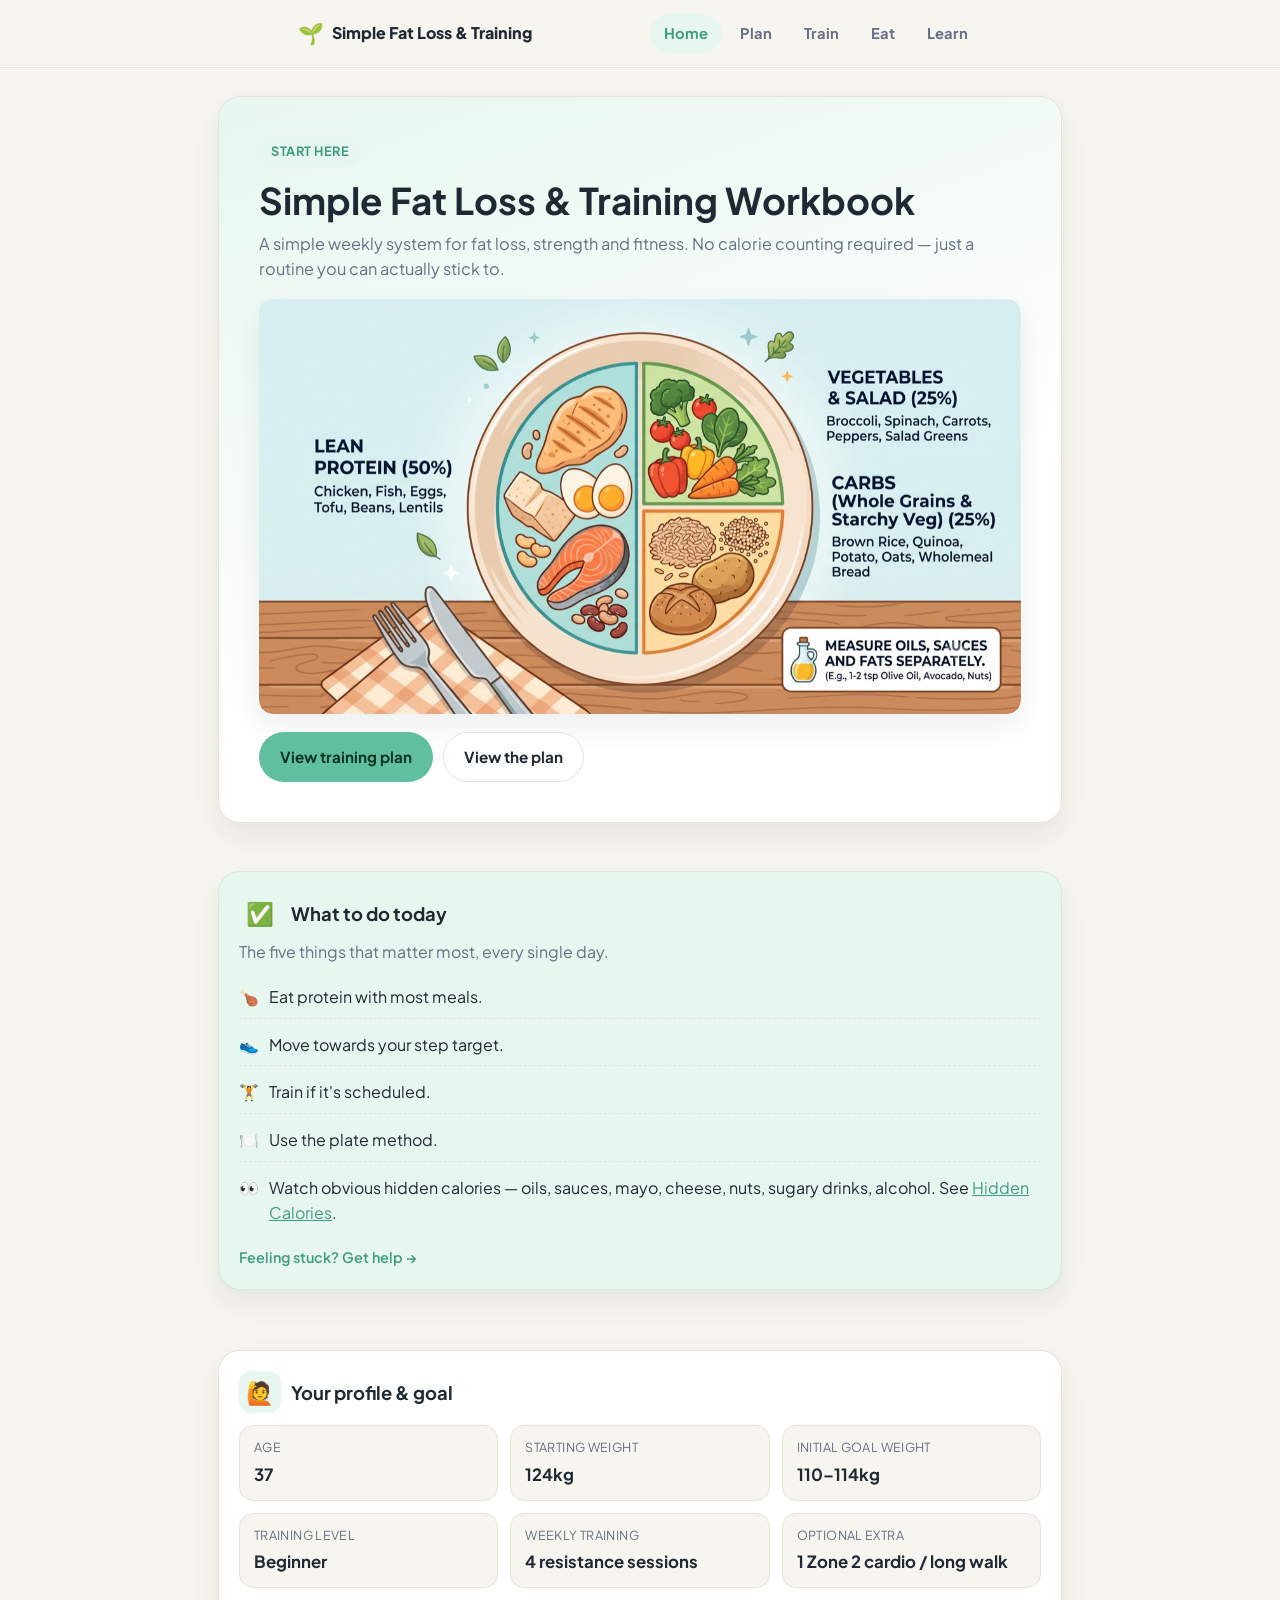
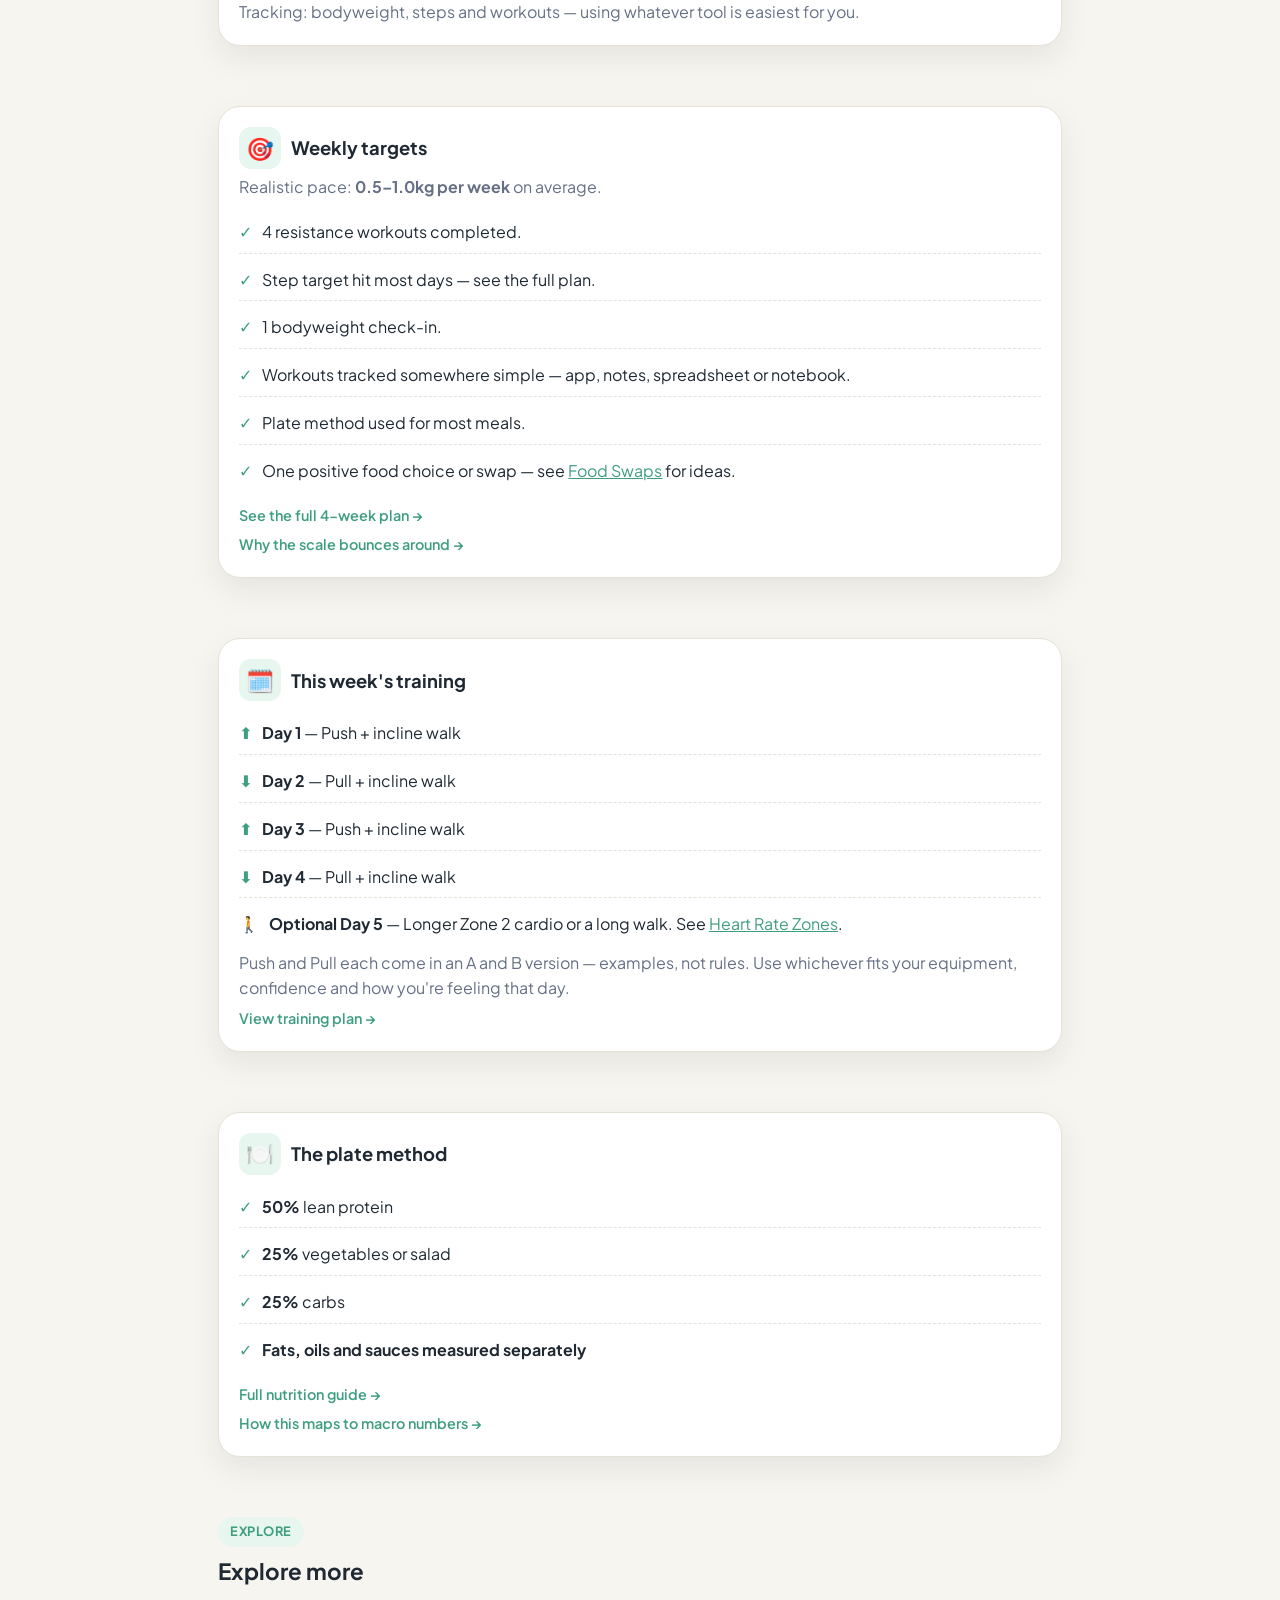
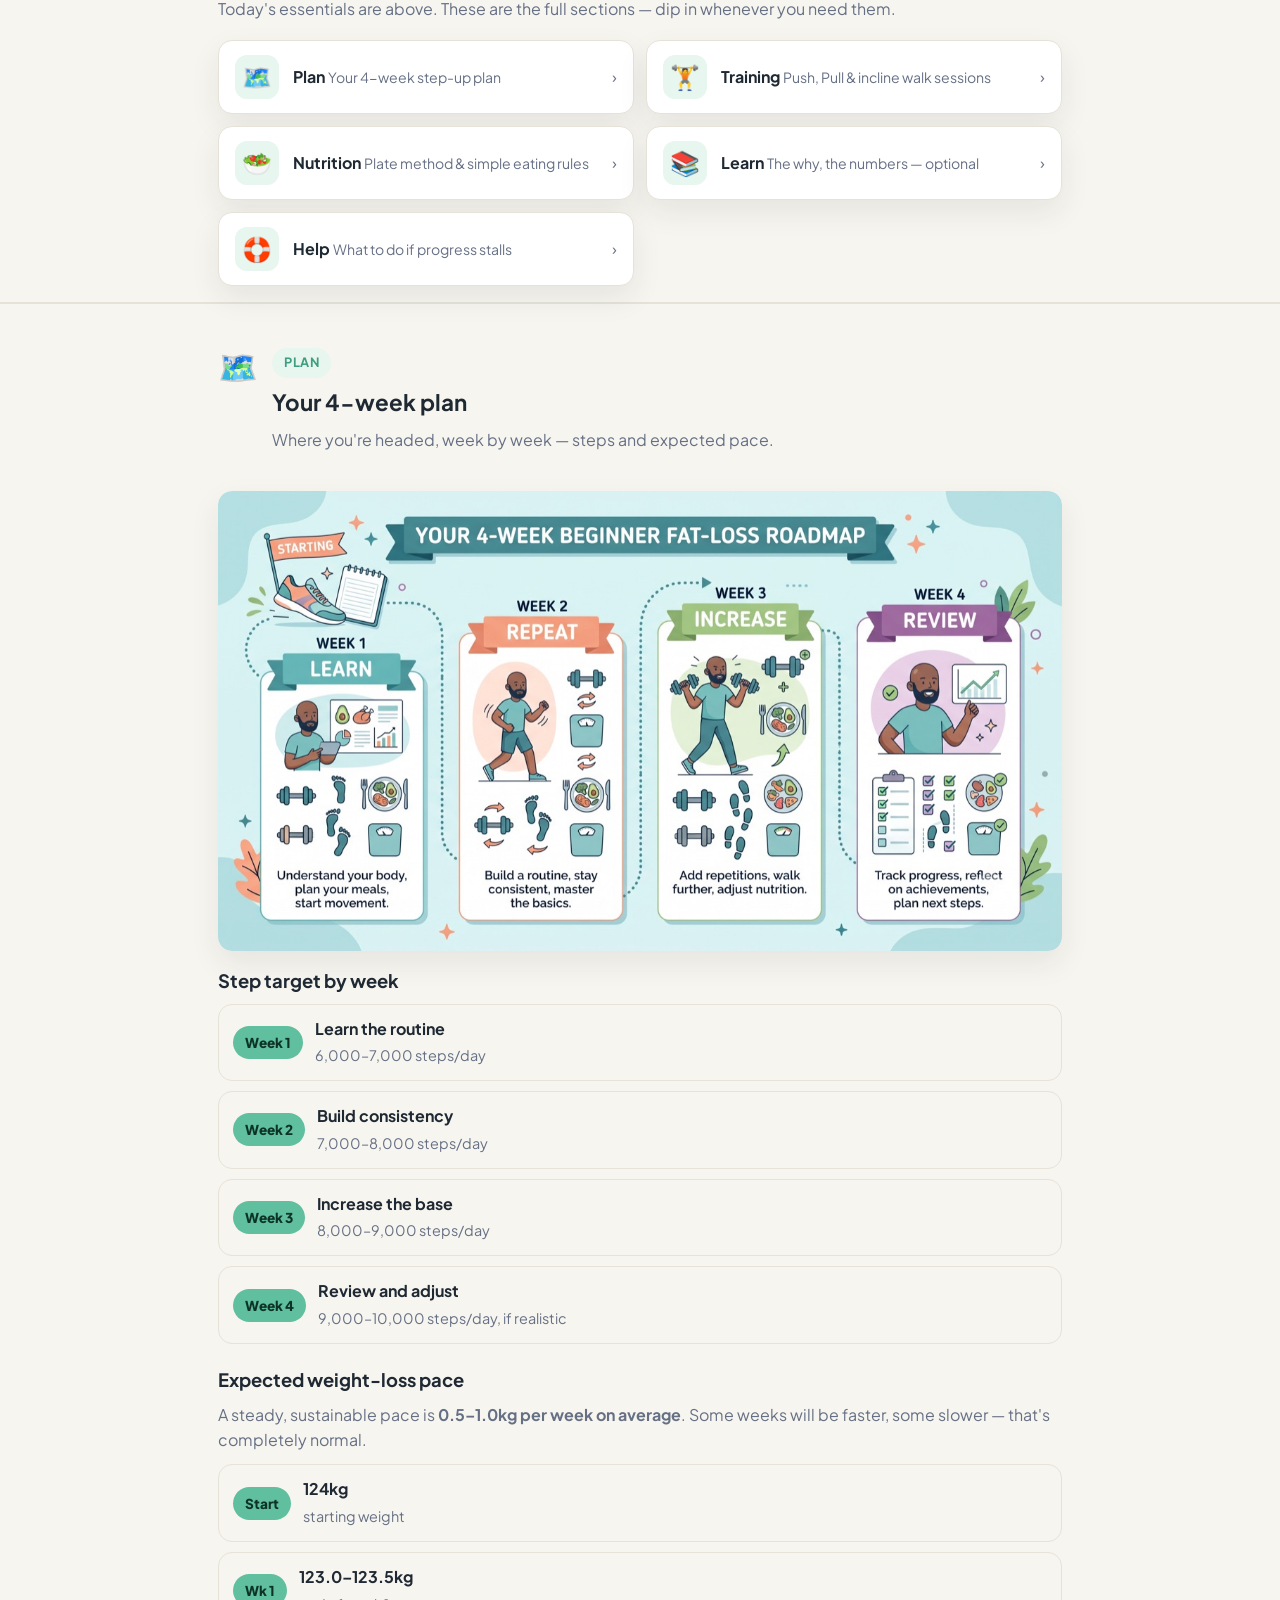
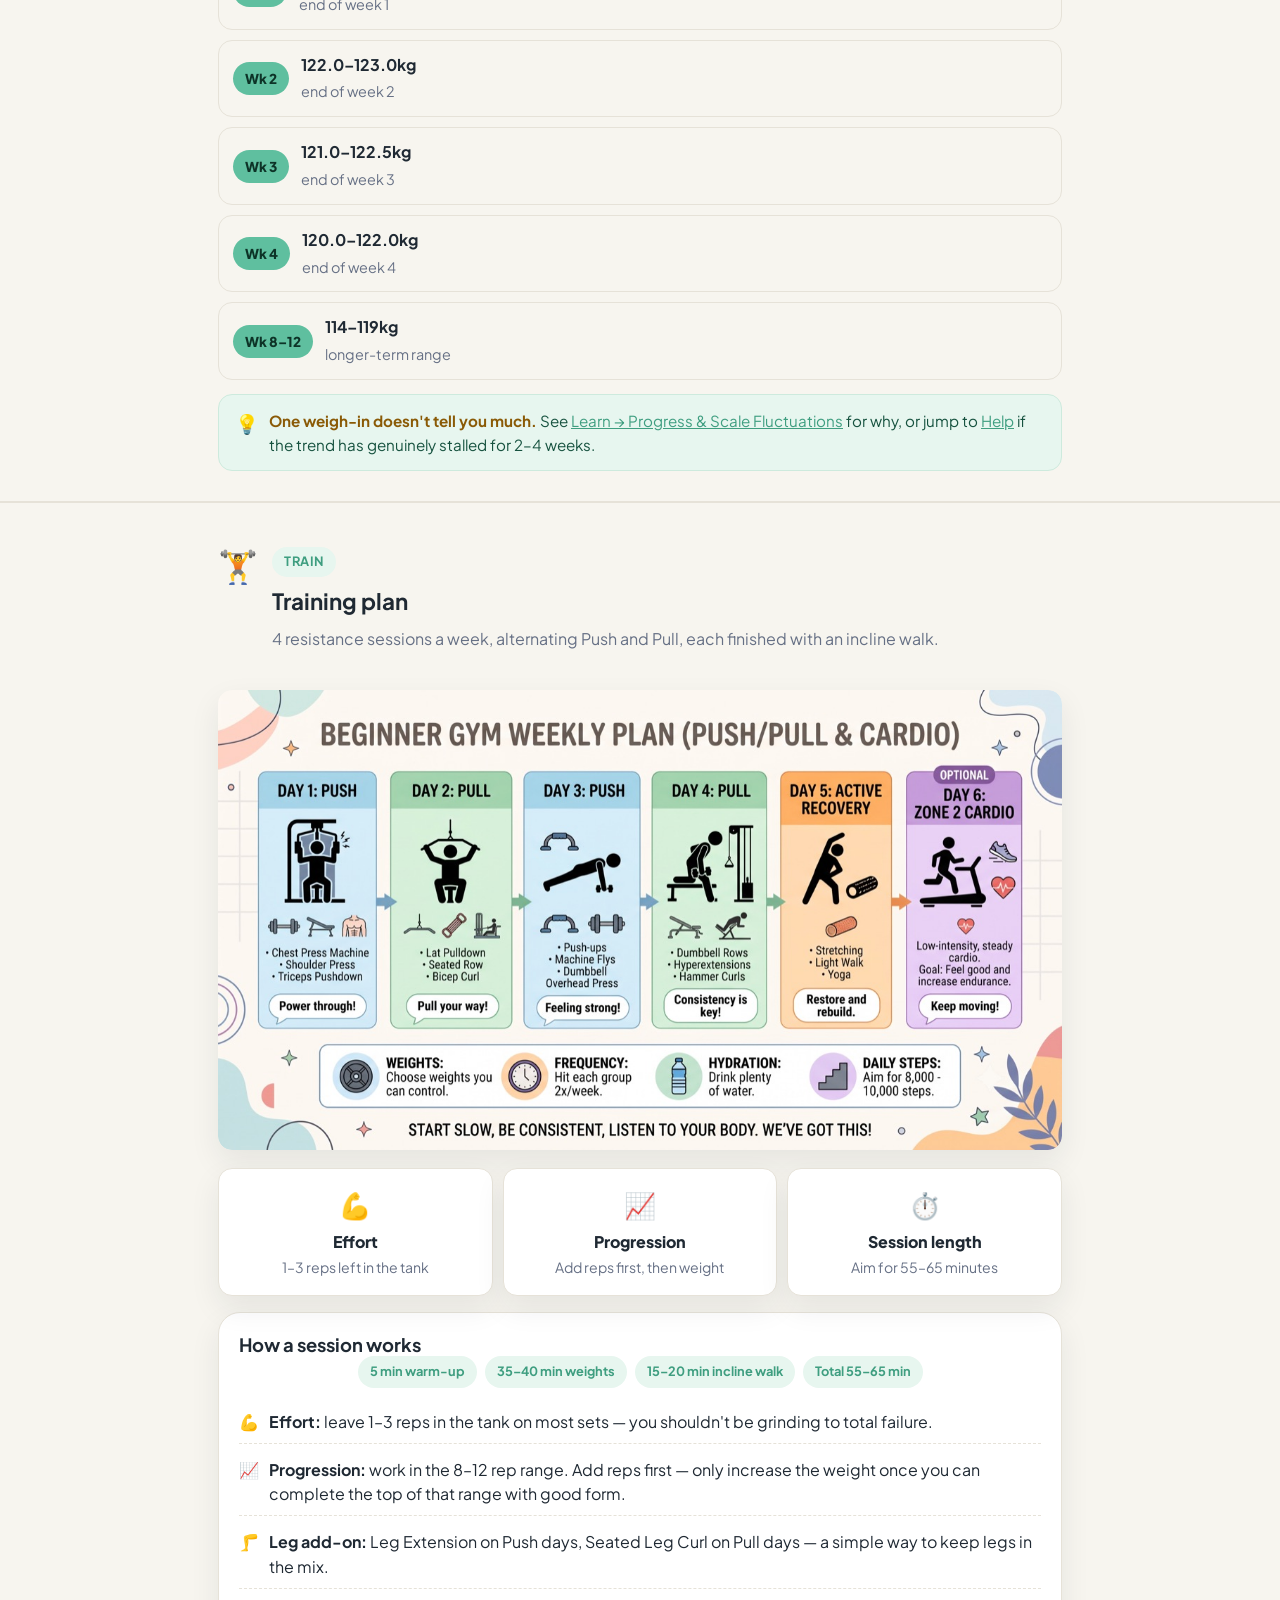
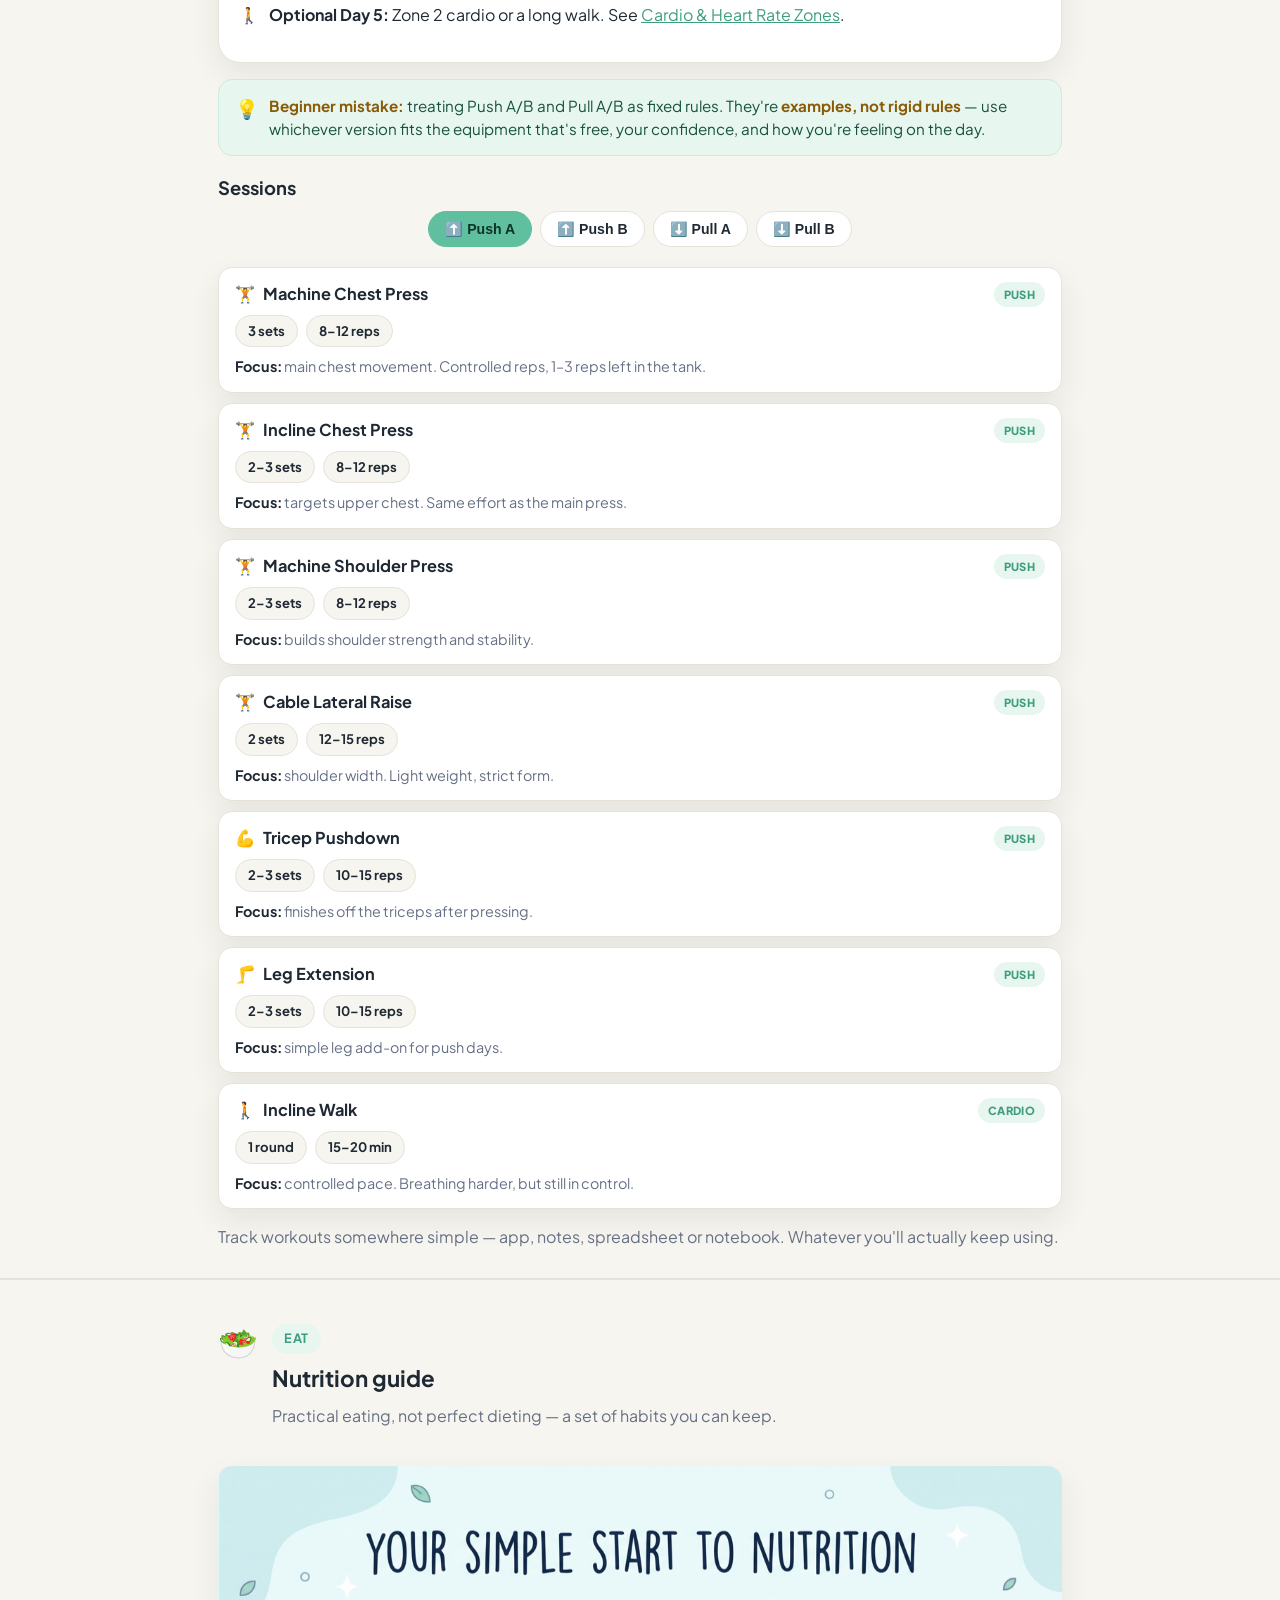
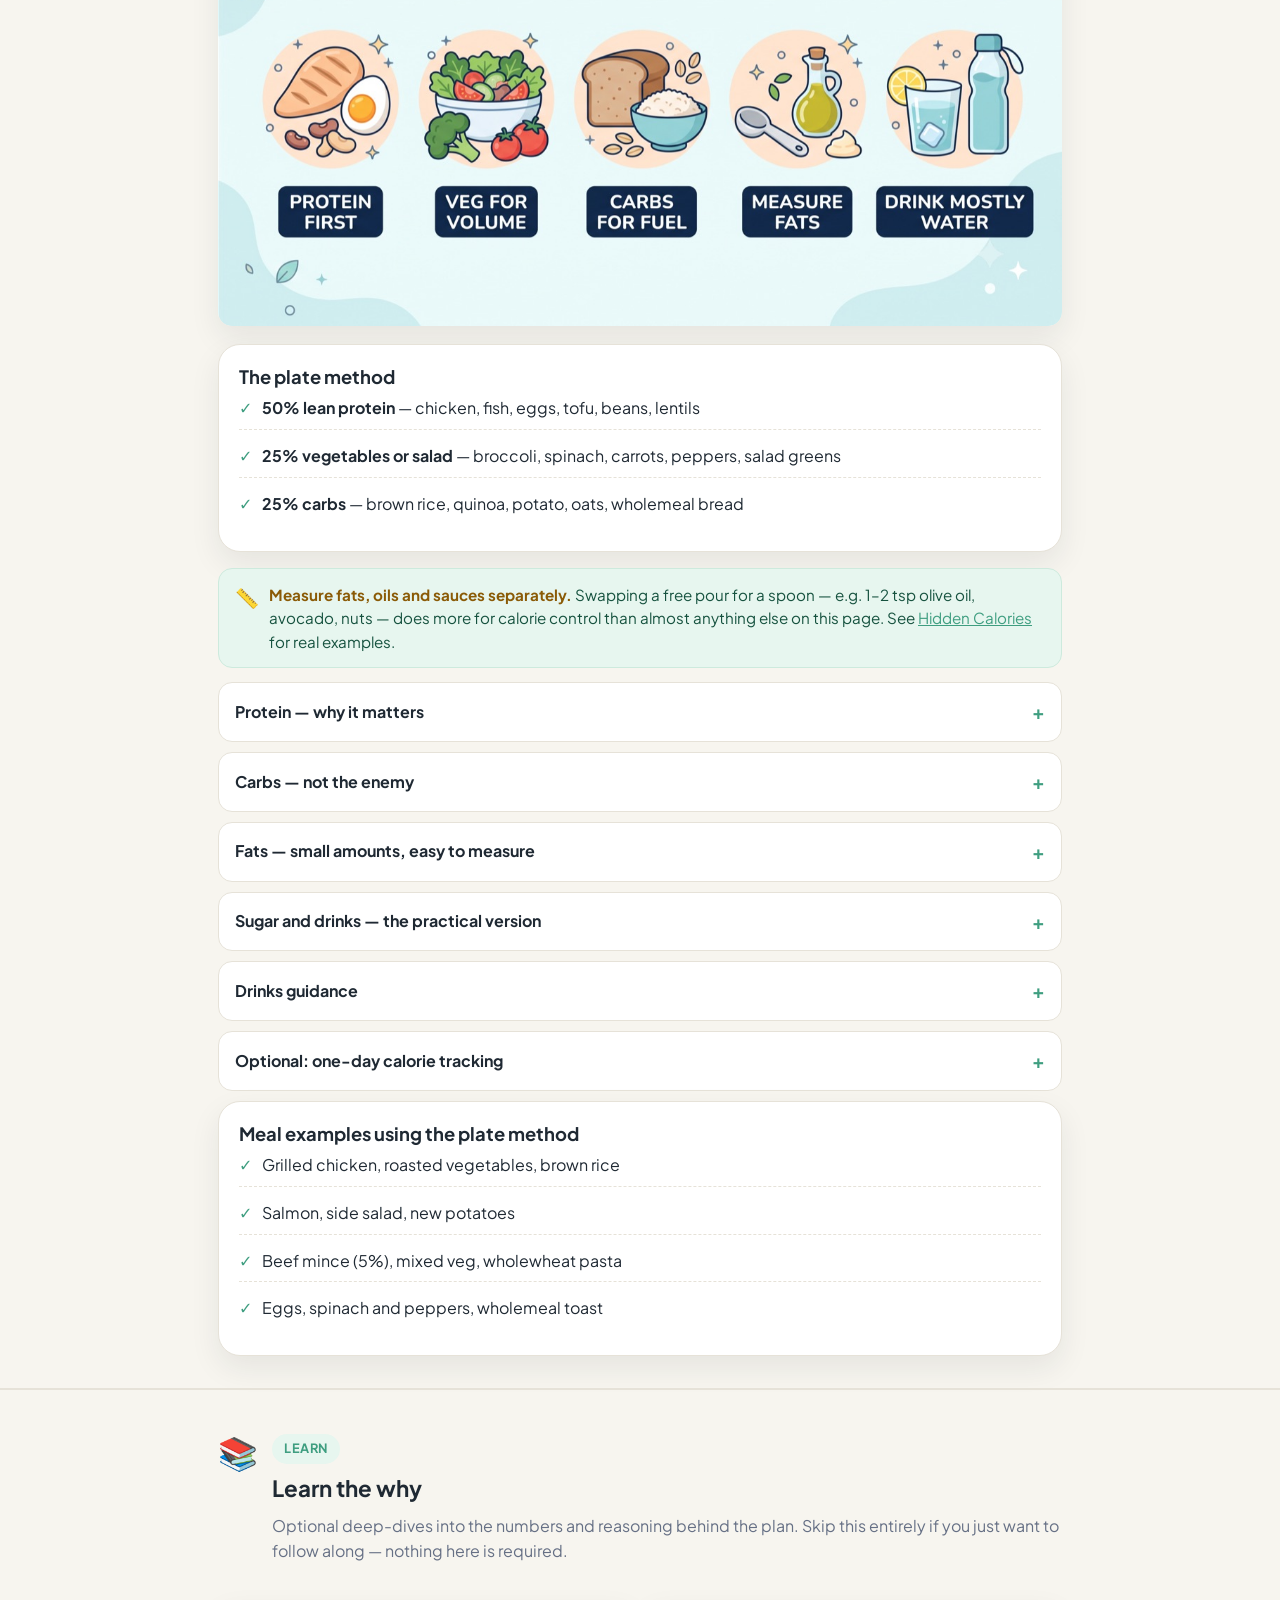
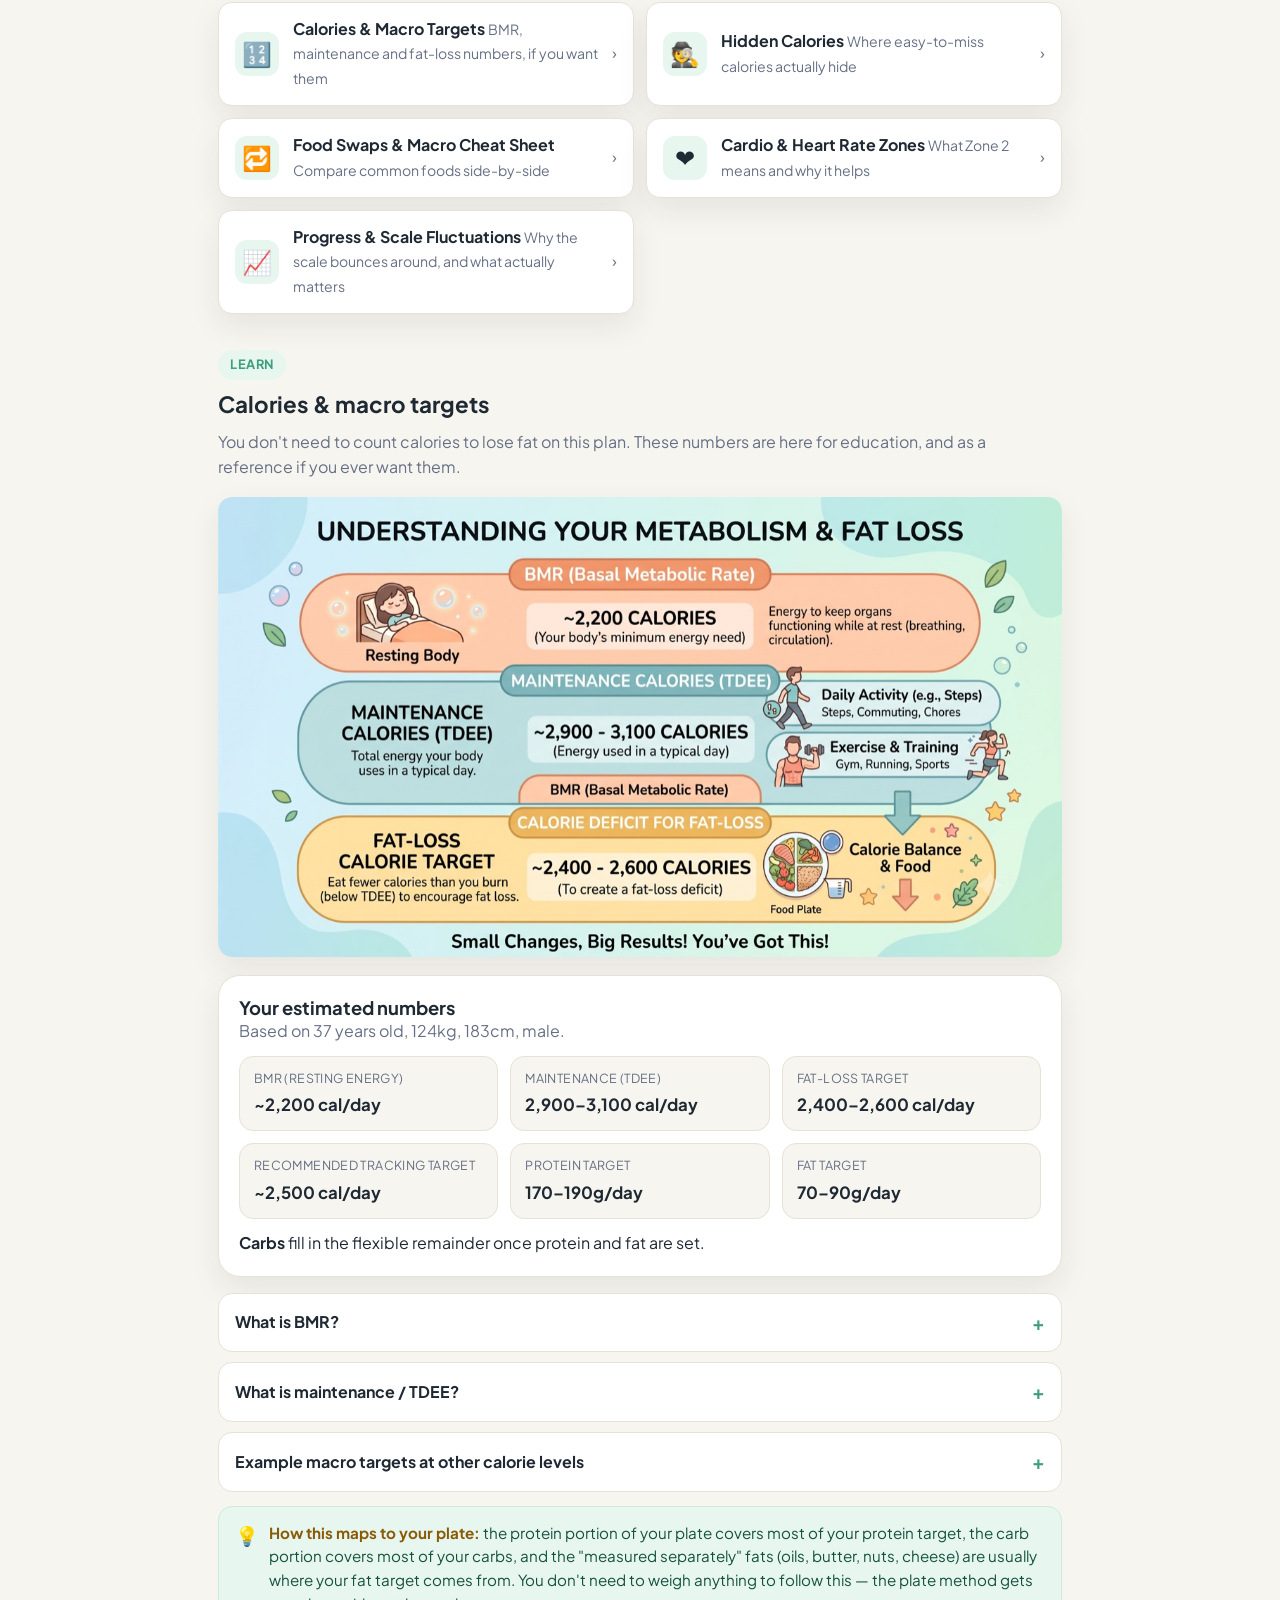
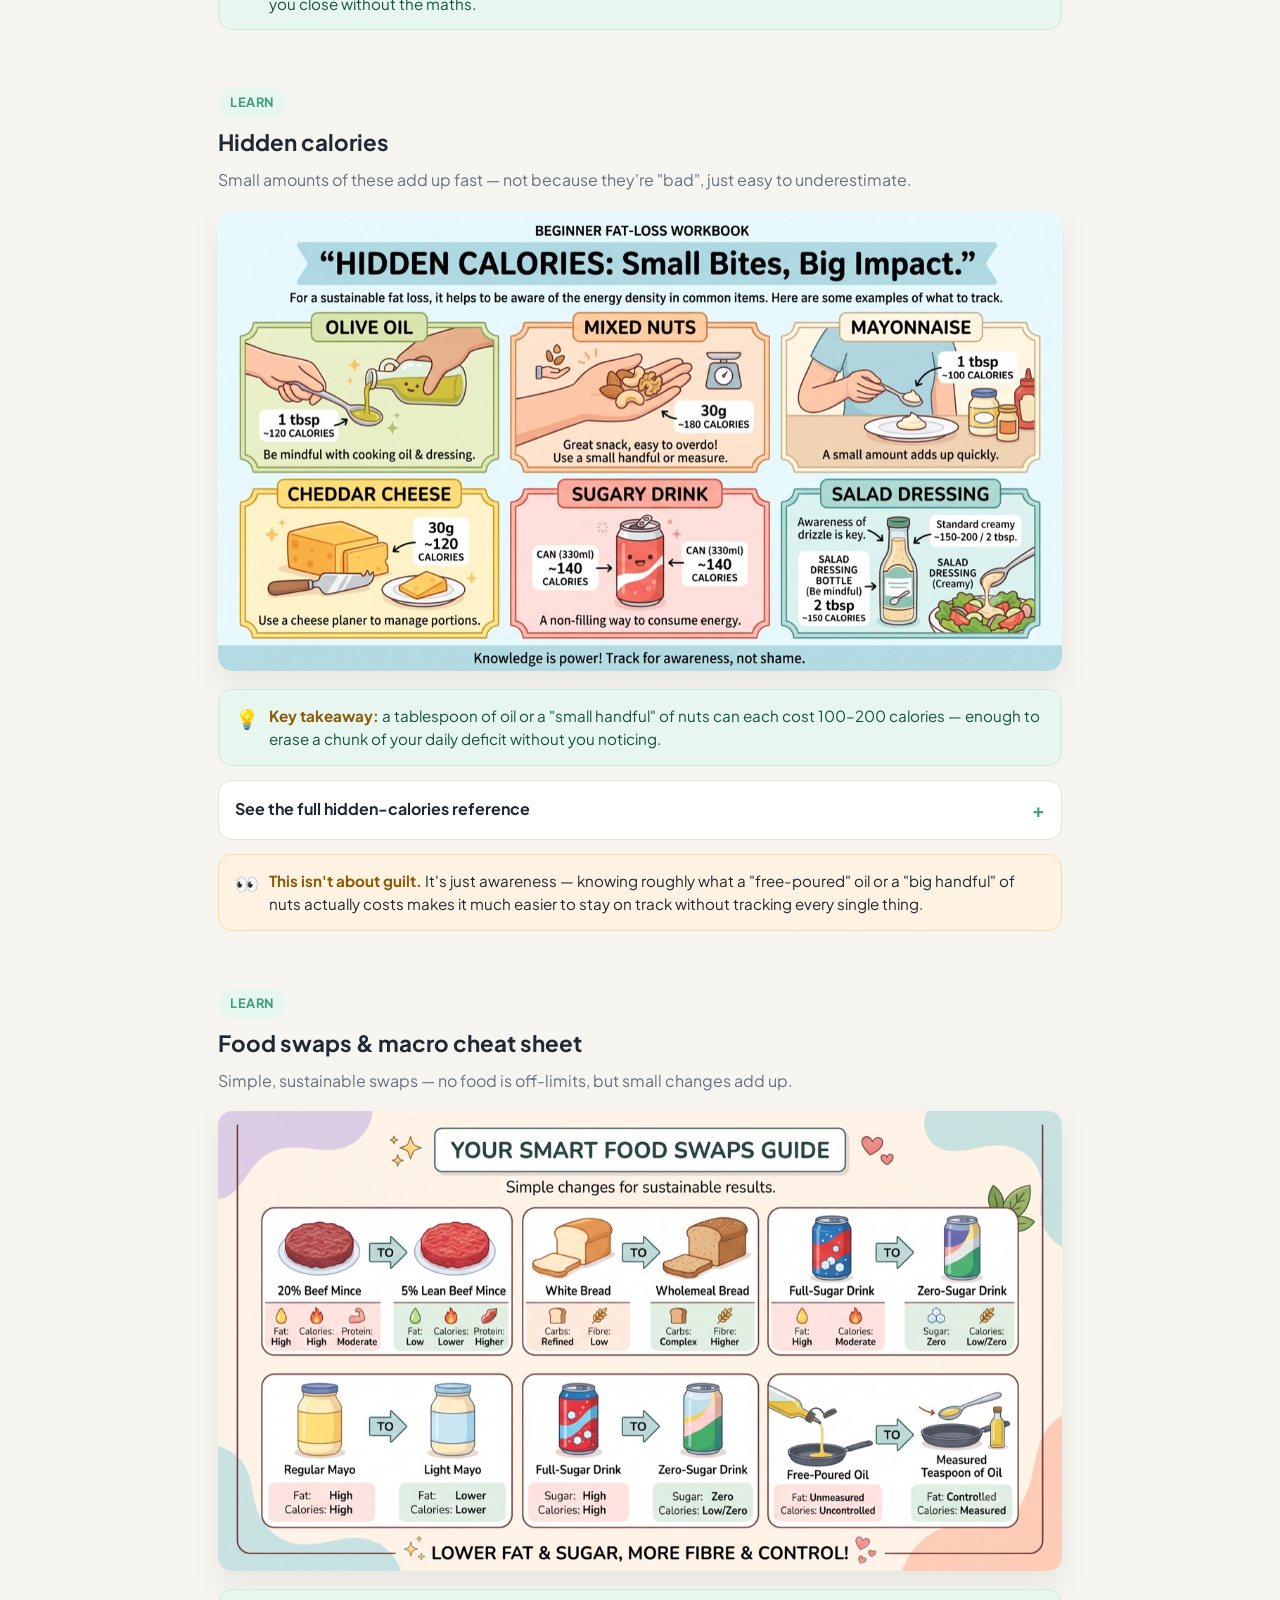
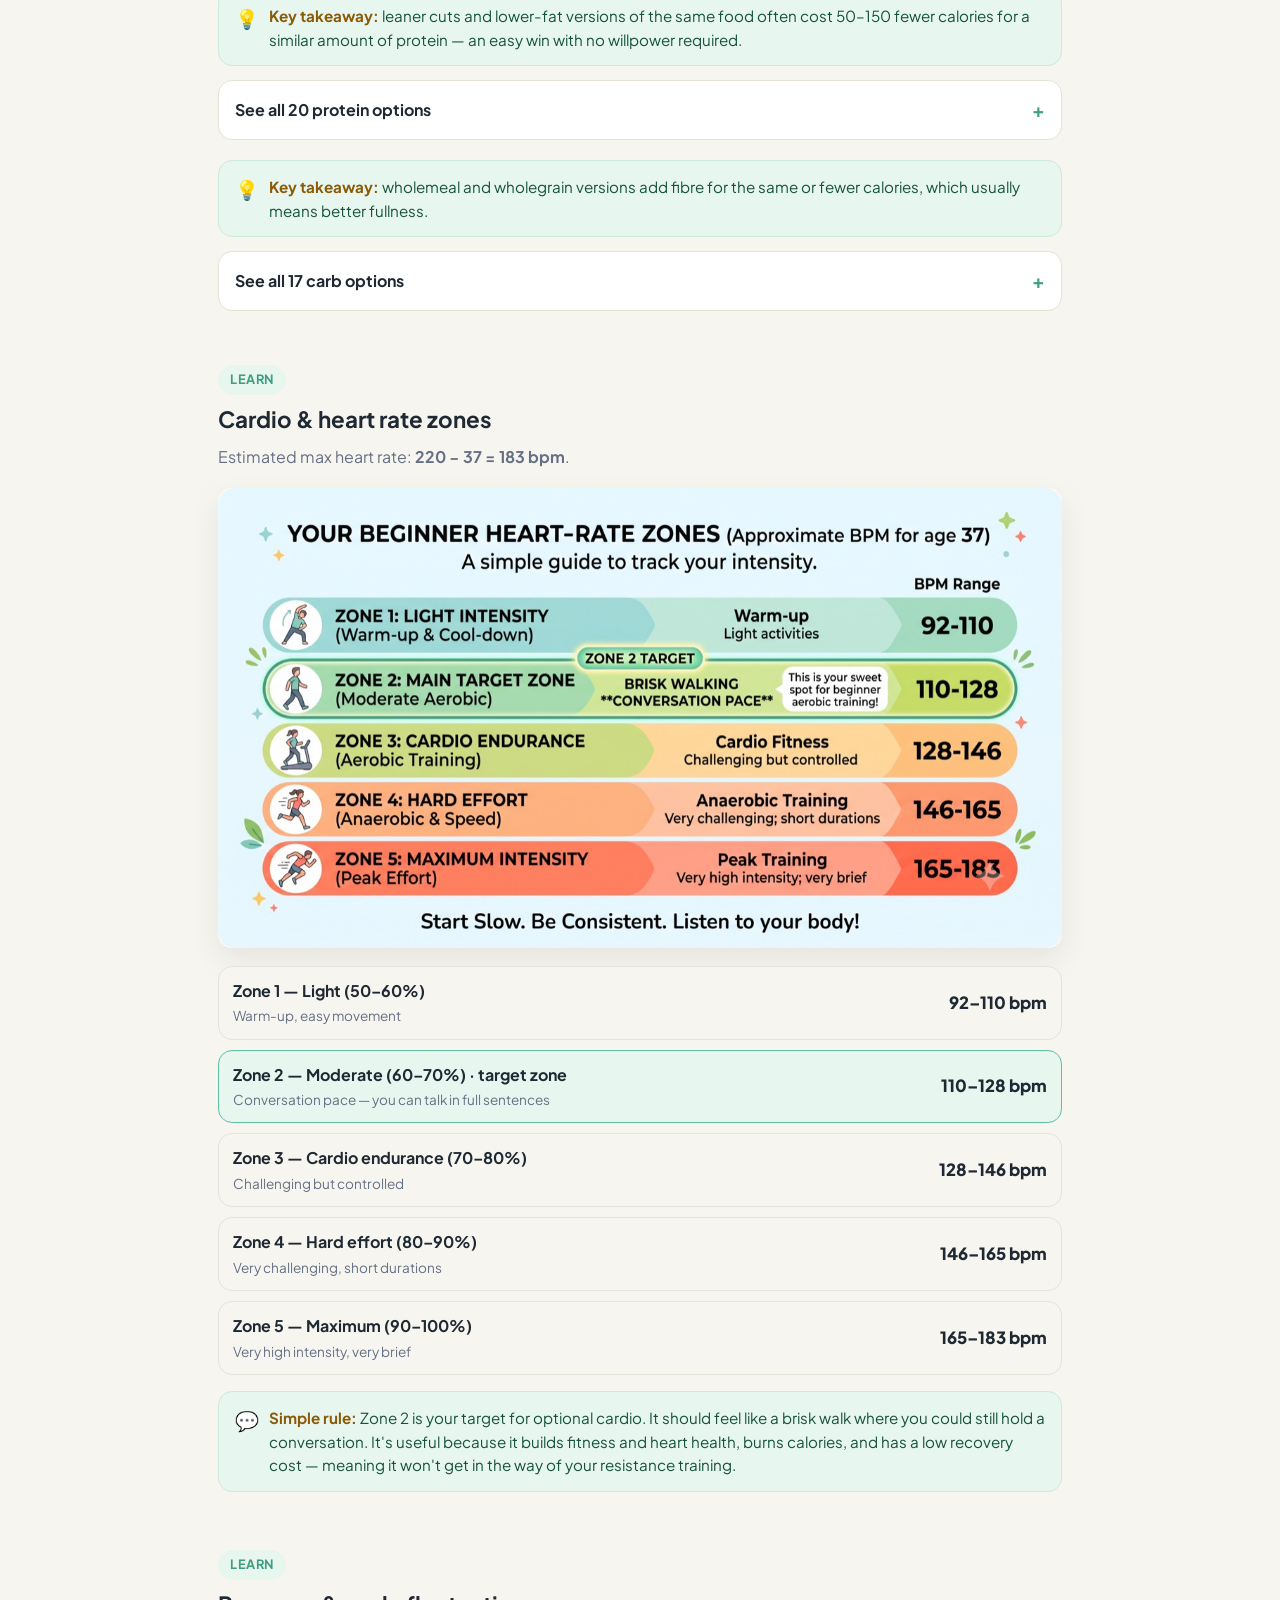
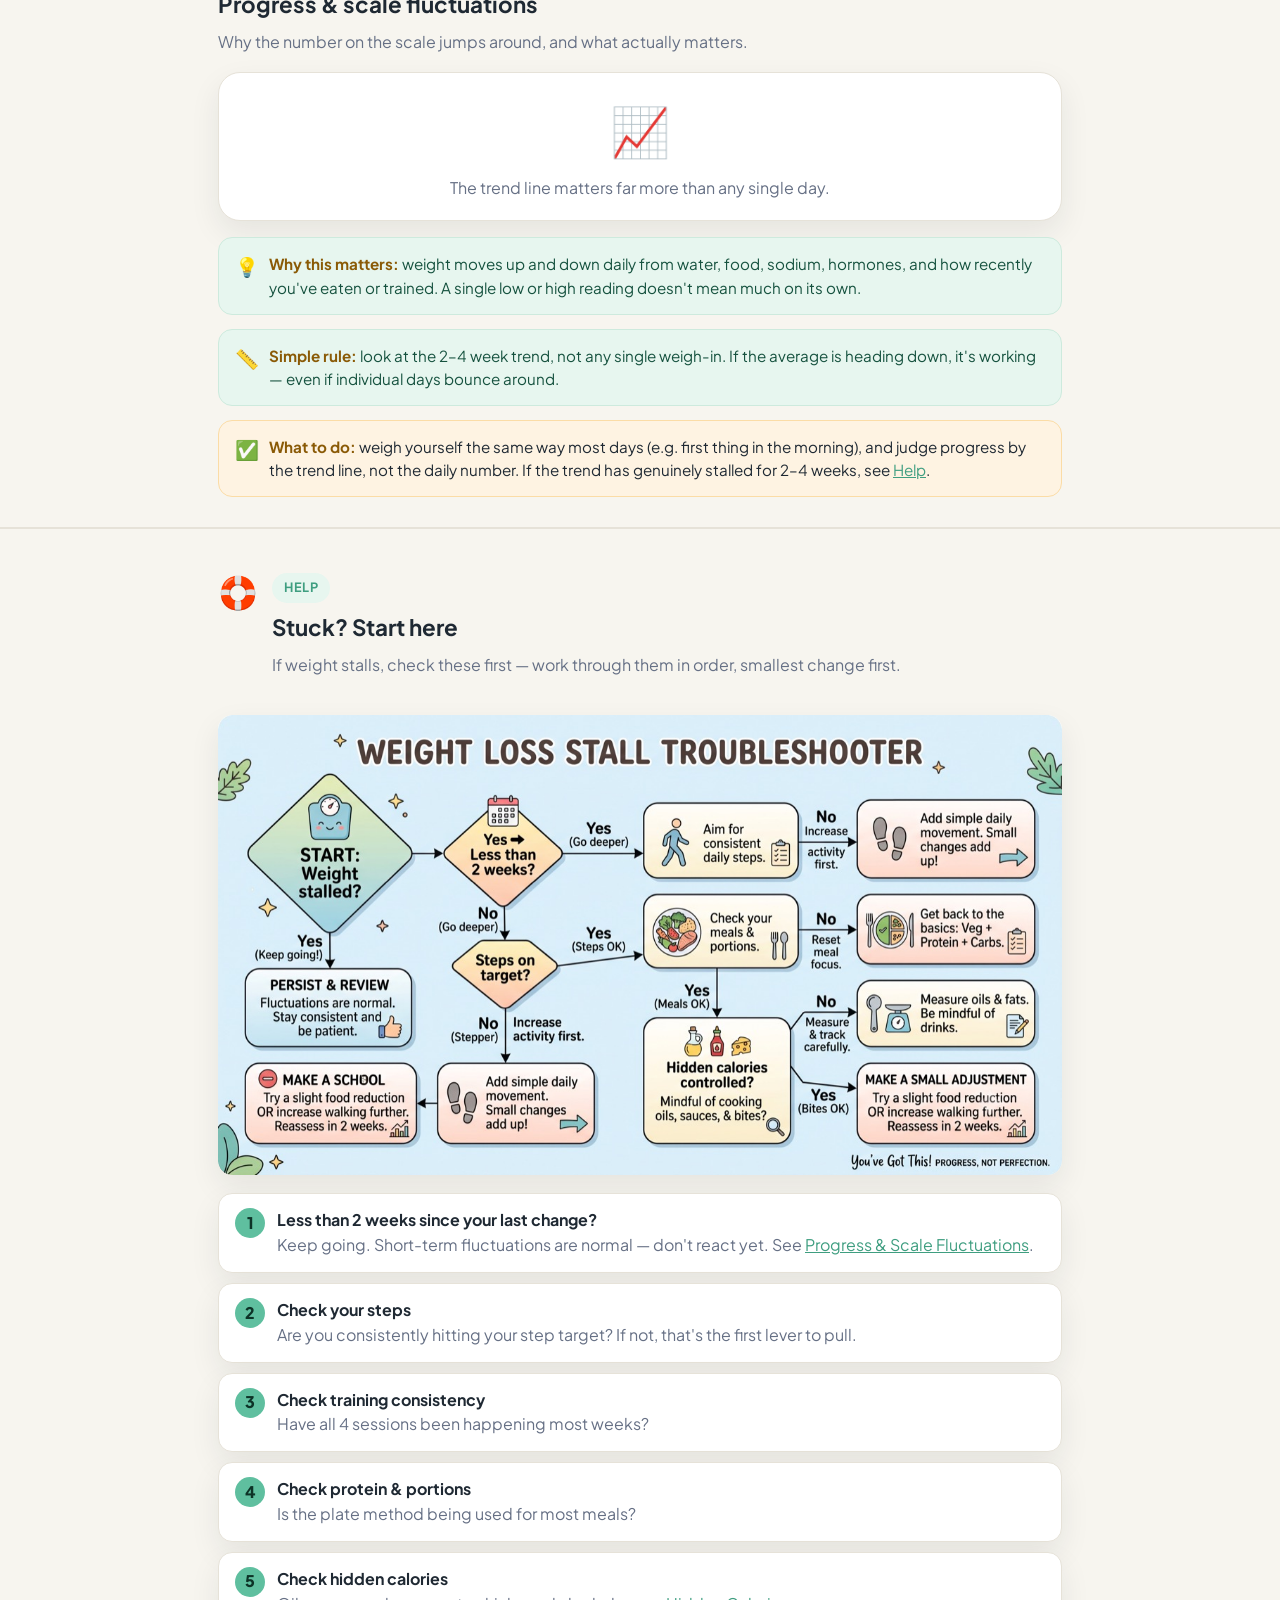
<file: index.html>
<!DOCTYPE html>
<html lang="en">
<head>
<meta charset="UTF-8">
<meta name="viewport" content="width=device-width, initial-scale=1.0">
<title>Simple Fat Loss &amp; Training Workbook</title>
<meta name="description" content="A simple weekly system for fat loss, strength and fitness. Training, nutrition and progress guidance for beginners.">
<link rel="preconnect" href="https://fonts.googleapis.com">
<link rel="preconnect" href="https://fonts.gstatic.com" crossorigin>
<link href="https://fonts.googleapis.com/css2?family=Plus+Jakarta+Sans:wght@400;500;600;700;800&display=swap" rel="stylesheet">
<link rel="stylesheet" href="styles.css">
</head>
<body class="no-js">
<a class="skip-link" href="#main-content">Skip to main content</a>

<!-- ============================================================ -->
<!-- TOP BAR -->
<!-- ============================================================ -->
<header class="topbar">
  <div class="topbar-inner">
    <a class="brand" href="#home">
      <span class="brand-mark" aria-hidden="true">🌱</span>
      <span>Simple Fat Loss &amp; Training</span>
    </a>
    <nav class="desktop-nav" aria-label="Primary">
      <a href="#home" data-nav-target="home">Home</a>
      <a href="#roadmap" data-nav-target="roadmap">Plan</a>
      <a href="#training" data-nav-target="training">Train</a>
      <a href="#nutrition" data-nav-target="nutrition">Eat</a>
      <a href="#learn" data-nav-target="learn">Learn</a>
    </nav>
  </div>
</header>

<main id="main-content">

<!-- ============================================================ -->
<!-- FUTURE PAGE: home (this is index.html itself) -->
<!-- HOME / DASHBOARD — answers "what do I do today?" -->
<!-- ============================================================ -->
<section id="home" aria-label="Home dashboard">
<section id="home-hero" class="hero section" aria-labelledby="hero-title">
  <div class="container">
    <div class="hero-card">
      <span class="section-kicker">Start here</span>
      <h1 id="hero-title" class="hero-title">Simple Fat Loss &amp; Training Workbook</h1>
      <p class="hero-sub">A simple weekly system for fat loss, strength and fitness. No calorie counting required — just a routine you can actually stick to.</p>

      <div class="hero-img">
        <img src="assets/images/plate-method.jpg" alt="Plate diagram showing 50% lean protein, 25% vegetables and salad, and 25% carbs, with fats and oils measured separately" width="1200" height="655">
      </div>

      <div class="hero-actions">
        <a class="btn btn-primary" href="#training">View training plan</a>
        <a class="btn btn-secondary" href="#roadmap">View the plan</a>
      </div>
    </div>
  </div>
</section>

<!-- What to do today -->
<section class="section" aria-labelledby="today-title">
  <div class="container">
    <div class="card card-highlight">
      <div class="card-header">
        <span class="card-icon" aria-hidden="true">✅</span>
        <h3 id="today-title">What to do today</h3>
      </div>
      <p class="text-muted" style="margin-top:-6px;">The five things that matter most, every single day.</p>
      <ul class="card-list">
        <li><span class="tick" aria-hidden="true">🍗</span><span>Eat protein with most meals.</span></li>
        <li><span class="tick" aria-hidden="true">👟</span><span>Move towards your step target.</span></li>
        <li><span class="tick" aria-hidden="true">🏋️</span><span>Train if it's scheduled.</span></li>
        <li><span class="tick" aria-hidden="true">🍽️</span><span>Use the plate method.</span></li>
        <li><span class="tick" aria-hidden="true">👀</span><span>Watch obvious hidden calories — oils, sauces, mayo, cheese, nuts, sugary drinks, alcohol. See <a href="#hidden-calories">Hidden Calories</a>.</span></li>
      </ul>
      <div><a class="eyebrow-link" href="#troubleshooting">Feeling stuck? Get help →</a></div>
    </div>
  </div>
</section>

<!-- Profile card -->
<section class="section" aria-labelledby="profile-title">
  <div class="container">
    <div class="card">
      <div class="card-header">
        <span class="card-icon" aria-hidden="true">🙋</span>
        <h3 id="profile-title">Your profile &amp; goal</h3>
      </div>
      <div class="stat-grid">
        <div class="stat">
          <div class="stat-label">Age</div>
          <div class="stat-value">37</div>
        </div>
        <div class="stat">
          <div class="stat-label">Starting weight</div>
          <div class="stat-value">124kg</div>
        </div>
        <div class="stat">
          <div class="stat-label">Initial goal weight</div>
          <div class="stat-value">110–114kg</div>
        </div>
        <div class="stat">
          <div class="stat-label">Training level</div>
          <div class="stat-value">Beginner</div>
        </div>
        <div class="stat">
          <div class="stat-label">Weekly training</div>
          <div class="stat-value">4 resistance sessions</div>
        </div>
        <div class="stat">
          <div class="stat-label">Optional extra</div>
          <div class="stat-value">1 Zone 2 cardio / long walk</div>
        </div>
      </div>
      <p class="text-muted" style="margin-top:12px; margin-bottom:0;">Tracking: bodyweight, steps and workouts — using whatever tool is easiest for you.</p>
    </div>
  </div>
</section>

<!-- Weekly targets -->
<section class="section" aria-labelledby="weekly-title">
  <div class="container">
    <div class="card">
      <div class="card-header">
        <span class="card-icon" aria-hidden="true">🎯</span>
        <h3 id="weekly-title">Weekly targets</h3>
      </div>
      <p class="text-muted" style="margin-top:-6px;">Realistic pace: <strong>0.5–1.0kg per week</strong> on average.</p>
      <ul class="card-list">
        <li><span class="tick" aria-hidden="true">✓</span><span>4 resistance workouts completed.</span></li>
        <li><span class="tick" aria-hidden="true">✓</span><span>Step target hit most days — see the full plan.</span></li>
        <li><span class="tick" aria-hidden="true">✓</span><span>1 bodyweight check-in.</span></li>
        <li><span class="tick" aria-hidden="true">✓</span><span>Workouts tracked somewhere simple — app, notes, spreadsheet or notebook.</span></li>
        <li><span class="tick" aria-hidden="true">✓</span><span>Plate method used for most meals.</span></li>
        <li><span class="tick" aria-hidden="true">✓</span><span>One positive food choice or swap — see <a href="#food-swaps">Food Swaps</a> for ideas.</span></li>
      </ul>
      <div><a class="eyebrow-link" href="#roadmap">See the full 4-week plan →</a></div>
      <div><a class="eyebrow-link" href="#progress">Why the scale bounces around →</a></div>
    </div>
  </div>
</section>

<!-- This week's training (condensed) -->
<section class="section" aria-labelledby="schedule-title">
  <div class="container">
    <div class="card">
      <div class="card-header">
        <span class="card-icon" aria-hidden="true">🗓️</span>
        <h3 id="schedule-title">This week's training</h3>
      </div>
      <ul class="card-list">
        <li><span class="tick" aria-hidden="true">⬆️</span><span><strong>Day 1</strong> — Push + incline walk</span></li>
        <li><span class="tick" aria-hidden="true">⬇️</span><span><strong>Day 2</strong> — Pull + incline walk</span></li>
        <li><span class="tick" aria-hidden="true">⬆️</span><span><strong>Day 3</strong> — Push + incline walk</span></li>
        <li><span class="tick" aria-hidden="true">⬇️</span><span><strong>Day 4</strong> — Pull + incline walk</span></li>
        <li><span class="tick" aria-hidden="true">🚶</span><span><strong>Optional Day 5</strong> — Longer Zone 2 cardio or a long walk. See <a href="#cardio">Heart Rate Zones</a>.</span></li>
      </ul>
      <p class="text-muted" style="margin-bottom:0;">Push and Pull each come in an A and B version — examples, not rules. Use whichever fits your equipment, confidence and how you're feeling that day.</p>
      <div><a class="eyebrow-link" href="#training">View training plan →</a></div>
    </div>
  </div>
</section>

<!-- Plate method (condensed) -->
<section class="section" aria-labelledby="plate-title">
  <div class="container">
    <div class="card">
      <div class="card-header">
        <span class="card-icon" aria-hidden="true">🍽️</span>
        <h3 id="plate-title">The plate method</h3>
      </div>
      <ul class="card-list">
        <li><span class="tick" aria-hidden="true">✓</span><span><strong>50%</strong> lean protein</span></li>
        <li><span class="tick" aria-hidden="true">✓</span><span><strong>25%</strong> vegetables or salad</span></li>
        <li><span class="tick" aria-hidden="true">✓</span><span><strong>25%</strong> carbs</span></li>
        <li><span class="tick" aria-hidden="true">✓</span><span><strong>Fats, oils and sauces measured separately</strong></span></li>
      </ul>
      <div><a class="eyebrow-link" href="#nutrition">Full nutrition guide →</a></div>
      <div><a class="eyebrow-link" href="#macros">How this maps to macro numbers →</a></div>
    </div>
  </div>
</section>

<!-- Explore -->
<section class="section" aria-labelledby="explore-title">
  <div class="container">
    <span class="section-kicker">Explore</span>
    <h2 id="explore-title">Explore more</h2>
    <p class="section-intro text-muted">Today's essentials are above. These are the full sections — dip in whenever you need them.</p>

    <div class="section-grid">
      <a class="section-link-card" href="#roadmap">
        <span class="section-link-icon" aria-hidden="true">🗺️</span>
        <span>
          <span class="section-link-title">Plan</span>
          <span class="section-link-desc">Your 4-week step-up plan</span>
        </span>
        <span class="section-link-arrow" aria-hidden="true">›</span>
      </a>
      <a class="section-link-card" href="#training">
        <span class="section-link-icon" aria-hidden="true">🏋️</span>
        <span>
          <span class="section-link-title">Training</span>
          <span class="section-link-desc">Push, Pull &amp; incline walk sessions</span>
        </span>
        <span class="section-link-arrow" aria-hidden="true">›</span>
      </a>
      <a class="section-link-card" href="#nutrition">
        <span class="section-link-icon" aria-hidden="true">🥗</span>
        <span>
          <span class="section-link-title">Nutrition</span>
          <span class="section-link-desc">Plate method &amp; simple eating rules</span>
        </span>
        <span class="section-link-arrow" aria-hidden="true">›</span>
      </a>
      <a class="section-link-card" href="#learn">
        <span class="section-link-icon" aria-hidden="true">📚</span>
        <span>
          <span class="section-link-title">Learn</span>
          <span class="section-link-desc">The why, the numbers — optional</span>
        </span>
        <span class="section-link-arrow" aria-hidden="true">›</span>
      </a>
      <a class="section-link-card" href="#troubleshooting">
        <span class="section-link-icon" aria-hidden="true">🛟</span>
        <span>
          <span class="section-link-title">Help</span>
          <span class="section-link-desc">What to do if progress stalls</span>
        </span>
        <span class="section-link-arrow" aria-hidden="true">›</span>
      </a>
    </div>
  </div>
</section>
</section>

<!-- ============================================================ -->
<!-- FUTURE PAGE: plan.html -->
<!-- PLAN / ROADMAP — where you're headed -->
<!-- ============================================================ -->
<section id="roadmap" class="app-page section" aria-labelledby="roadmap-title">
  <div class="container">
    <div class="page-header">
      <span class="page-icon" aria-hidden="true">🗺️</span>
      <div>
        <span class="section-kicker">Plan</span>
        <h2 id="roadmap-title">Your 4-week plan</h2>
        <p class="section-intro text-muted">Where you're headed, week by week — steps and expected pace.</p>
      </div>
    </div>

    <div class="hero-img">
      <img src="assets/images/progress-trend.jpg" alt="Illustrated 4-week beginner fat-loss roadmap: Week 1 Learn, Week 2 Repeat, Week 3 Increase, Week 4 Review" width="1200" height="655">
    </div>

    <h3>Step target by week</h3>
    <div class="roadmap-list">
      <div class="roadmap-item">
        <span class="roadmap-week">Week 1</span>
        <div><strong>Learn the routine</strong> <span class="roadmap-desc">6,000–7,000 steps/day</span></div>
      </div>
      <div class="roadmap-item">
        <span class="roadmap-week">Week 2</span>
        <div><strong>Build consistency</strong> <span class="roadmap-desc">7,000–8,000 steps/day</span></div>
      </div>
      <div class="roadmap-item">
        <span class="roadmap-week">Week 3</span>
        <div><strong>Increase the base</strong> <span class="roadmap-desc">8,000–9,000 steps/day</span></div>
      </div>
      <div class="roadmap-item">
        <span class="roadmap-week">Week 4</span>
        <div><strong>Review and adjust</strong> <span class="roadmap-desc">9,000–10,000 steps/day, if realistic</span></div>
      </div>
    </div>

    <h3 style="margin-top:24px;">Expected weight-loss pace</h3>
    <p class="text-muted">A steady, sustainable pace is <strong>0.5–1.0kg per week on average</strong>. Some weeks will be faster, some slower — that's completely normal.</p>
    <div class="roadmap-list">
      <div class="roadmap-item">
        <span class="roadmap-week">Start</span>
        <div><strong>124kg</strong> <span class="roadmap-desc">starting weight</span></div>
      </div>
      <div class="roadmap-item">
        <span class="roadmap-week">Wk 1</span>
        <div><strong>123.0–123.5kg</strong> <span class="roadmap-desc">end of week 1</span></div>
      </div>
      <div class="roadmap-item">
        <span class="roadmap-week">Wk 2</span>
        <div><strong>122.0–123.0kg</strong> <span class="roadmap-desc">end of week 2</span></div>
      </div>
      <div class="roadmap-item">
        <span class="roadmap-week">Wk 3</span>
        <div><strong>121.0–122.5kg</strong> <span class="roadmap-desc">end of week 3</span></div>
      </div>
      <div class="roadmap-item">
        <span class="roadmap-week">Wk 4</span>
        <div><strong>120.0–122.0kg</strong> <span class="roadmap-desc">end of week 4</span></div>
      </div>
      <div class="roadmap-item">
        <span class="roadmap-week">Wk 8–12</span>
        <div><strong>114–119kg</strong> <span class="roadmap-desc">longer-term range</span></div>
      </div>
    </div>

    <div class="note tip">
      <span class="note-icon" aria-hidden="true">💡</span>
      <p><span class="note-strong">One weigh-in doesn't tell you much.</span> See <a href="#progress">Learn → Progress &amp; Scale Fluctuations</a> for why, or jump to <a href="#troubleshooting">Help</a> if the trend has genuinely stalled for 2–4 weeks.</p>
    </div>
  </div>
</section>

<!-- ============================================================ -->
<!-- FUTURE PAGE: training.html -->
<!-- TRAINING — answers "how do I train today?" -->
<!-- ============================================================ -->
<section id="training" class="app-page section" aria-labelledby="training-title">
  <div class="container">
    <div class="page-header">
      <span class="page-icon" aria-hidden="true">🏋️</span>
      <div>
        <span class="section-kicker">Train</span>
        <h2 id="training-title">Training plan</h2>
        <p class="section-intro text-muted">4 resistance sessions a week, alternating Push and Pull, each finished with an incline walk.</p>
      </div>
    </div>

    <div class="hero-img">
      <img src="assets/images/training-schedule.jpg" alt="Beginner gym weekly plan showing Day 1 Push, Day 2 Pull, Day 3 Push, Day 4 Pull, Day 5 active recovery, and optional Day 6 Zone 2 cardio" width="1200" height="655">
    </div>

    <div class="key-info-grid">
      <div class="key-info-card">
        <span class="key-info-icon" aria-hidden="true">💪</span>
        <div class="key-info-label">Effort</div>
        <div class="key-info-text">1–3 reps left in the tank</div>
      </div>
      <div class="key-info-card">
        <span class="key-info-icon" aria-hidden="true">📈</span>
        <div class="key-info-label">Progression</div>
        <div class="key-info-text">Add reps first, then weight</div>
      </div>
      <div class="key-info-card">
        <span class="key-info-icon" aria-hidden="true">⏱️</span>
        <div class="key-info-label">Session length</div>
        <div class="key-info-text">Aim for 55–65 minutes</div>
      </div>
    </div>

    <div class="card">
      <h3>How a session works</h3>
      <div class="session-meta">
        <span class="chip">5 min warm-up</span>
        <span class="chip">35–40 min weights</span>
        <span class="chip">15–20 min incline walk</span>
        <span class="chip">Total 55–65 min</span>
      </div>
      <ul class="card-list">
        <li><span class="tick" aria-hidden="true">💪</span><span><strong>Effort:</strong> leave 1–3 reps in the tank on most sets — you shouldn't be grinding to total failure.</span></li>
        <li><span class="tick" aria-hidden="true">📈</span><span><strong>Progression:</strong> work in the 8–12 rep range. Add reps first — only increase the weight once you can complete the top of that range with good form.</span></li>
        <li><span class="tick" aria-hidden="true">🦵</span><span><strong>Leg add-on:</strong> Leg Extension on Push days, Seated Leg Curl on Pull days — a simple way to keep legs in the mix.</span></li>
        <li><span class="tick" aria-hidden="true">🚶</span><span><strong>Optional Day 5:</strong> Zone 2 cardio or a long walk. See <a href="#cardio">Cardio &amp; Heart Rate Zones</a>.</span></li>
      </ul>
    </div>

    <div class="note tip">
      <span class="note-icon" aria-hidden="true">💡</span>
      <p><span class="note-strong">Beginner mistake:</span> treating Push A/B and Pull A/B as fixed rules. They're <span class="note-strong">examples, not rigid rules</span> — use whichever version fits the equipment that's free, your confidence, and how you're feeling on the day.</p>
    </div>

    <h3 style="margin-top:20px;">Sessions</h3>
    <div class="workout-tabs" role="tablist" aria-label="Workout sessions">
      <button class="workout-tab" role="tab" id="tab-push-a" aria-controls="panel-push-a" aria-selected="true">⬆️ Push A</button>
      <button class="workout-tab" role="tab" id="tab-push-b" aria-controls="panel-push-b" aria-selected="false">⬆️ Push B</button>
      <button class="workout-tab" role="tab" id="tab-pull-a" aria-controls="panel-pull-a" aria-selected="false">⬇️ Pull A</button>
      <button class="workout-tab" role="tab" id="tab-pull-b" aria-controls="panel-pull-b" aria-selected="false">⬇️ Pull B</button>
    </div>

    <div id="panel-push-a" class="workout-panel is-active" role="tabpanel" aria-labelledby="tab-push-a">
      <div class="card-stack">
        <article class="exercise-card">
          <div class="exercise-topline">
            <h4><span aria-hidden="true">🏋️</span> Machine Chest Press</h4>
            <span class="exercise-tag">Push</span>
          </div>
          <div class="exercise-prescription">
            <span class="pill">3 sets</span>
            <span class="pill">8–12 reps</span>
          </div>
          <p><strong>Focus:</strong> main chest movement. Controlled reps, 1–3 reps left in the tank.</p>
        </article>
        <article class="exercise-card">
          <div class="exercise-topline">
            <h4><span aria-hidden="true">🏋️</span> Incline Chest Press</h4>
            <span class="exercise-tag">Push</span>
          </div>
          <div class="exercise-prescription">
            <span class="pill">2–3 sets</span>
            <span class="pill">8–12 reps</span>
          </div>
          <p><strong>Focus:</strong> targets upper chest. Same effort as the main press.</p>
        </article>
        <article class="exercise-card">
          <div class="exercise-topline">
            <h4><span aria-hidden="true">🏋️</span> Machine Shoulder Press</h4>
            <span class="exercise-tag">Push</span>
          </div>
          <div class="exercise-prescription">
            <span class="pill">2–3 sets</span>
            <span class="pill">8–12 reps</span>
          </div>
          <p><strong>Focus:</strong> builds shoulder strength and stability.</p>
        </article>
        <article class="exercise-card">
          <div class="exercise-topline">
            <h4><span aria-hidden="true">🏋️</span> Cable Lateral Raise</h4>
            <span class="exercise-tag">Push</span>
          </div>
          <div class="exercise-prescription">
            <span class="pill">2 sets</span>
            <span class="pill">12–15 reps</span>
          </div>
          <p><strong>Focus:</strong> shoulder width. Light weight, strict form.</p>
        </article>
        <article class="exercise-card">
          <div class="exercise-topline">
            <h4><span aria-hidden="true">💪</span> Tricep Pushdown</h4>
            <span class="exercise-tag">Push</span>
          </div>
          <div class="exercise-prescription">
            <span class="pill">2–3 sets</span>
            <span class="pill">10–15 reps</span>
          </div>
          <p><strong>Focus:</strong> finishes off the triceps after pressing.</p>
        </article>
        <article class="exercise-card">
          <div class="exercise-topline">
            <h4><span aria-hidden="true">🦵</span> Leg Extension</h4>
            <span class="exercise-tag">Push</span>
          </div>
          <div class="exercise-prescription">
            <span class="pill">2–3 sets</span>
            <span class="pill">10–15 reps</span>
          </div>
          <p><strong>Focus:</strong> simple leg add-on for push days.</p>
        </article>
        <article class="exercise-card">
          <div class="exercise-topline">
            <h4><span aria-hidden="true">🚶</span> Incline Walk</h4>
            <span class="exercise-tag">Cardio</span>
          </div>
          <div class="exercise-prescription">
            <span class="pill">1 round</span>
            <span class="pill">15–20 min</span>
          </div>
          <p><strong>Focus:</strong> controlled pace. Breathing harder, but still in control.</p>
        </article>
      </div>
    </div>

    <div id="panel-push-b" class="workout-panel" role="tabpanel" aria-labelledby="tab-push-b" hidden>
      <div class="card-stack">
        <article class="exercise-card">
          <div class="exercise-topline">
            <h4><span aria-hidden="true">🏋️</span> Incline Chest Press</h4>
            <span class="exercise-tag">Push</span>
          </div>
          <div class="exercise-prescription">
            <span class="pill">3 sets</span>
            <span class="pill">8–12 reps</span>
          </div>
          <p><strong>Focus:</strong> today's main chest movement — upper chest emphasis.</p>
        </article>
        <article class="exercise-card">
          <div class="exercise-topline">
            <h4><span aria-hidden="true">🏋️</span> Machine Chest Press</h4>
            <span class="exercise-tag">Push</span>
          </div>
          <div class="exercise-prescription">
            <span class="pill">2–3 sets</span>
            <span class="pill">8–12 reps</span>
          </div>
          <p><strong>Focus:</strong> second chest movement, same effort as the main lift.</p>
        </article>
        <article class="exercise-card">
          <div class="exercise-topline">
            <h4><span aria-hidden="true">🏋️</span> Machine Shoulder Press</h4>
            <span class="exercise-tag">Push</span>
          </div>
          <div class="exercise-prescription">
            <span class="pill">2 sets</span>
            <span class="pill">8–12 reps</span>
          </div>
          <p><strong>Focus:</strong> builds shoulder strength and stability.</p>
        </article>
        <article class="exercise-card">
          <div class="exercise-topline">
            <h4><span aria-hidden="true">🏋️</span> Pec Deck / Chest Fly</h4>
            <span class="exercise-tag">Push</span>
          </div>
          <div class="exercise-prescription">
            <span class="pill">2 sets</span>
            <span class="pill">10–15 reps</span>
          </div>
          <p><strong>Focus:</strong> chest isolation. Slow and controlled.</p>
        </article>
        <article class="exercise-card">
          <div class="exercise-topline">
            <h4><span aria-hidden="true">💪</span> Tricep Rope Pushdown</h4>
            <span class="exercise-tag">Push</span>
          </div>
          <div class="exercise-prescription">
            <span class="pill">2–3 sets</span>
            <span class="pill">10–15 reps</span>
          </div>
          <p><strong>Focus:</strong> finishes off the triceps after pressing.</p>
        </article>
        <article class="exercise-card">
          <div class="exercise-topline">
            <h4><span aria-hidden="true">🦵</span> Leg Extension</h4>
            <span class="exercise-tag">Push</span>
          </div>
          <div class="exercise-prescription">
            <span class="pill">2 sets</span>
            <span class="pill">10–15 reps</span>
          </div>
          <p><strong>Focus:</strong> simple leg add-on for push days.</p>
        </article>
        <article class="exercise-card">
          <div class="exercise-topline">
            <h4><span aria-hidden="true">🚶</span> Incline Walk</h4>
            <span class="exercise-tag">Cardio</span>
          </div>
          <div class="exercise-prescription">
            <span class="pill">1 round</span>
            <span class="pill">15–20 min</span>
          </div>
          <p><strong>Focus:</strong> controlled pace. Breathing harder, but still in control.</p>
        </article>
      </div>
    </div>

    <div id="panel-pull-a" class="workout-panel" role="tabpanel" aria-labelledby="tab-pull-a" hidden>
      <div class="card-stack">
        <article class="exercise-card">
          <div class="exercise-topline">
            <h4><span aria-hidden="true">⬇️</span> Lat Pulldown</h4>
            <span class="exercise-tag">Pull</span>
          </div>
          <div class="exercise-prescription">
            <span class="pill">3 sets</span>
            <span class="pill">8–12 reps</span>
          </div>
          <p><strong>Focus:</strong> main back movement. Pull with your back, not just your arms.</p>
        </article>
        <article class="exercise-card">
          <div class="exercise-topline">
            <h4><span aria-hidden="true">⬇️</span> Seated Row</h4>
            <span class="exercise-tag">Pull</span>
          </div>
          <div class="exercise-prescription">
            <span class="pill">3 sets</span>
            <span class="pill">8–12 reps</span>
          </div>
          <p><strong>Focus:</strong> second back movement, same effort as the main pull.</p>
        </article>
        <article class="exercise-card">
          <div class="exercise-topline">
            <h4><span aria-hidden="true">⬇️</span> Face Pull</h4>
            <span class="exercise-tag">Pull</span>
          </div>
          <div class="exercise-prescription">
            <span class="pill">2 sets</span>
            <span class="pill">12–15 reps</span>
          </div>
          <p><strong>Focus:</strong> rear shoulders and posture. Light weight, strict form.</p>
        </article>
        <article class="exercise-card">
          <div class="exercise-topline">
            <h4><span aria-hidden="true">💪</span> Cable Curl</h4>
            <span class="exercise-tag">Pull</span>
          </div>
          <div class="exercise-prescription">
            <span class="pill">2–3 sets</span>
            <span class="pill">10–15 reps</span>
          </div>
          <p><strong>Focus:</strong> biceps finisher after pulling.</p>
        </article>
        <article class="exercise-card">
          <div class="exercise-topline">
            <h4><span aria-hidden="true">💪</span> Hammer Curl</h4>
            <span class="exercise-tag">Pull</span>
          </div>
          <div class="exercise-prescription">
            <span class="pill">2 sets</span>
            <span class="pill">10–15 reps</span>
          </div>
          <p><strong>Focus:</strong> second arms movement — different grip, same effort.</p>
        </article>
        <article class="exercise-card">
          <div class="exercise-topline">
            <h4><span aria-hidden="true">🦵</span> Seated Leg Curl</h4>
            <span class="exercise-tag">Pull</span>
          </div>
          <div class="exercise-prescription">
            <span class="pill">2–3 sets</span>
            <span class="pill">10–15 reps</span>
          </div>
          <p><strong>Focus:</strong> simple leg add-on for pull days.</p>
        </article>
        <article class="exercise-card">
          <div class="exercise-topline">
            <h4><span aria-hidden="true">🚶</span> Incline Walk</h4>
            <span class="exercise-tag">Cardio</span>
          </div>
          <div class="exercise-prescription">
            <span class="pill">1 round</span>
            <span class="pill">15–20 min</span>
          </div>
          <p><strong>Focus:</strong> controlled pace. Breathing harder, but still in control.</p>
        </article>
      </div>
    </div>

    <div id="panel-pull-b" class="workout-panel" role="tabpanel" aria-labelledby="tab-pull-b" hidden>
      <div class="card-stack">
        <article class="exercise-card">
          <div class="exercise-topline">
            <h4><span aria-hidden="true">⬇️</span> Lat Pulldown</h4>
            <span class="exercise-tag">Pull</span>
          </div>
          <div class="exercise-prescription">
            <span class="pill">3 sets</span>
            <span class="pill">8–12 reps</span>
          </div>
          <p><strong>Focus:</strong> main back movement. Pull with your back, not just your arms.</p>
        </article>
        <article class="exercise-card">
          <div class="exercise-topline">
            <h4><span aria-hidden="true">⬇️</span> Seated Row</h4>
            <span class="exercise-tag">Pull</span>
          </div>
          <div class="exercise-prescription">
            <span class="pill">3 sets</span>
            <span class="pill">8–12 reps</span>
          </div>
          <p><strong>Focus:</strong> second back movement, same effort as the main pull.</p>
        </article>
        <article class="exercise-card">
          <div class="exercise-topline">
            <h4><span aria-hidden="true">⬇️</span> Rear Delt Machine / Face Pull</h4>
            <span class="exercise-tag">Pull</span>
          </div>
          <div class="exercise-prescription">
            <span class="pill">2 sets</span>
            <span class="pill">12–15 reps</span>
          </div>
          <p><strong>Focus:</strong> rear shoulders and posture. Light weight, strict form.</p>
        </article>
        <article class="exercise-card">
          <div class="exercise-topline">
            <h4><span aria-hidden="true">💪</span> Preacher Curl / Machine Curl</h4>
            <span class="exercise-tag">Pull</span>
          </div>
          <div class="exercise-prescription">
            <span class="pill">2–3 sets</span>
            <span class="pill">10–15 reps</span>
          </div>
          <p><strong>Focus:</strong> biceps finisher after pulling.</p>
        </article>
        <article class="exercise-card">
          <div class="exercise-topline">
            <h4><span aria-hidden="true">💪</span> Cable Curl</h4>
            <span class="exercise-tag">Pull</span>
          </div>
          <div class="exercise-prescription">
            <span class="pill">2 sets</span>
            <span class="pill">10–15 reps</span>
          </div>
          <p><strong>Focus:</strong> second arms movement, same effort.</p>
        </article>
        <article class="exercise-card">
          <div class="exercise-topline">
            <h4><span aria-hidden="true">🦵</span> Seated Leg Curl</h4>
            <span class="exercise-tag">Pull</span>
          </div>
          <div class="exercise-prescription">
            <span class="pill">2 sets</span>
            <span class="pill">10–15 reps</span>
          </div>
          <p><strong>Focus:</strong> simple leg add-on for pull days.</p>
        </article>
        <article class="exercise-card">
          <div class="exercise-topline">
            <h4><span aria-hidden="true">🚶</span> Incline Walk</h4>
            <span class="exercise-tag">Cardio</span>
          </div>
          <div class="exercise-prescription">
            <span class="pill">1 round</span>
            <span class="pill">15–20 min</span>
          </div>
          <p><strong>Focus:</strong> controlled pace. Breathing harder, but still in control.</p>
        </article>
      </div>
    </div>

    <p class="text-muted">Track workouts somewhere simple — app, notes, spreadsheet or notebook. Whatever you'll actually keep using.</p>
  </div>
</section>

<!-- ============================================================ -->
<!-- FUTURE PAGE: nutrition.html -->
<!-- NUTRITION — practical eating first -->
<!-- ============================================================ -->
<section id="nutrition" class="app-page section" aria-labelledby="nutrition-title">
  <div class="container">
    <div class="page-header">
      <span class="page-icon" aria-hidden="true">🥗</span>
      <div>
        <span class="section-kicker">Eat</span>
        <h2 id="nutrition-title">Nutrition guide</h2>
        <p class="section-intro text-muted">Practical eating, not perfect dieting — a set of habits you can keep.</p>
      </div>
    </div>

    <div class="hero-img">
      <img src="assets/images/nutrition-basics.jpg" alt="Your simple start to nutrition: protein first, veg for volume, carbs for fuel, measure fats, drink mostly water" width="1200" height="655">
    </div>

    <div class="card">
      <h3>The plate method</h3>
      <ul class="card-list">
        <li><span class="tick" aria-hidden="true">✓</span><span><strong>50% lean protein</strong> — chicken, fish, eggs, tofu, beans, lentils</span></li>
        <li><span class="tick" aria-hidden="true">✓</span><span><strong>25% vegetables or salad</strong> — broccoli, spinach, carrots, peppers, salad greens</span></li>
        <li><span class="tick" aria-hidden="true">✓</span><span><strong>25% carbs</strong> — brown rice, quinoa, potato, oats, wholemeal bread</span></li>
      </ul>
    </div>

    <div class="note tip">
      <span class="note-icon" aria-hidden="true">📏</span>
      <p><span class="note-strong">Measure fats, oils and sauces separately.</span> Swapping a free pour for a spoon — e.g. 1–2 tsp olive oil, avocado, nuts — does more for calorie control than almost anything else on this page. See <a href="#hidden-calories">Hidden Calories</a> for real examples.</p>
    </div>

    <details class="accordion">
      <summary>Protein — why it matters</summary>
      <div class="accordion-body">
        <p><strong>Why this matters:</strong> protein helps keep you full, protects muscle while you're in a calorie deficit, and takes more effort for your body to digest.</p>
        <p><strong>What to do:</strong> aim to include a protein source at most meals — chicken, fish, eggs, dairy, tofu or legumes all count.</p>
      </div>
    </details>

    <details class="accordion">
      <summary>Carbs — not the enemy</summary>
      <div class="accordion-body">
        <p><strong>Simple rule:</strong> carbs fuel your training and daily energy — there's no need to cut them out. Rice, potatoes, oats and bread all fit into a fat-loss plan.</p>
        <p><strong>What to do:</strong> watch portion size, not avoidance. See <a href="#food-swaps">Food Swaps</a> for lower-calorie versions of the same carbs.</p>
      </div>
    </details>

    <details class="accordion">
      <summary>Fats — small amounts, easy to measure</summary>
      <div class="accordion-body">
        <p><strong>Beginner mistake:</strong> free-pouring oil or piling on cheese and nuts without measuring — fats are calorie-dense, so small amounts go a long way.</p>
        <p><strong>What to do:</strong> measure oils, butter, nuts, cheese and dressings, even roughly. See <a href="#macros">Calories &amp; Macro Targets</a> for how this fits your daily numbers.</p>
      </div>
    </details>

    <details class="accordion">
      <summary>Sugar and drinks — the practical version</summary>
      <div class="accordion-body">
        <p><strong>What to do:</strong> you don't need to cut sugar out completely — just be aware of how easily it adds up.</p>
        <p>Sugary foods and drinks are easy to overconsume: they're often less filling than whole food, and liquid calories in particular are easy to miss. Meals built around protein and fibre tend to keep you fuller for longer, which naturally makes portion control easier. See real examples in <a href="#hidden-calories">Hidden Calories</a> and <a href="#food-swaps">Food Swaps</a>.</p>
      </div>
    </details>

    <details class="accordion">
      <summary>Drinks guidance</summary>
      <div class="accordion-body">
        <p><strong>Simple rule:</strong> water should make up most of what you drink. Tea and coffee are fine. Be mindful of lattes, juices and full-sugar soft drinks — see <a href="#hidden-calories">Hidden Calories</a> for real examples.</p>
      </div>
    </details>

    <details class="accordion">
      <summary>Optional: one-day calorie tracking</summary>
      <div class="accordion-body">
        <p><strong>What to do:</strong> you don't need to track calories to make progress. But if you're curious, logging everything you eat and drink for a single day (using any free app) can be a useful awareness exercise — it often reveals where hidden calories are creeping in. This is optional, not a requirement.</p>
      </div>
    </details>

    <div class="card">
      <h3>Meal examples using the plate method</h3>
      <ul class="card-list">
        <li><span class="tick" aria-hidden="true">✓</span><span>Grilled chicken, roasted vegetables, brown rice</span></li>
        <li><span class="tick" aria-hidden="true">✓</span><span>Salmon, side salad, new potatoes</span></li>
        <li><span class="tick" aria-hidden="true">✓</span><span>Beef mince (5%), mixed veg, wholewheat pasta</span></li>
        <li><span class="tick" aria-hidden="true">✓</span><span>Eggs, spinach and peppers, wholemeal toast</span></li>
      </ul>
    </div>
  </div>
</section>

<!-- ============================================================ -->
<!-- FUTURE PAGE: learn.html -->
<!-- LEARN HUB — answers "why does this work?" and "what are the numbers?" -->
<!-- Entirely optional reading — never required to use the plan. -->
<!-- ============================================================ -->
<section id="learn" class="app-page" aria-label="Learn hub and articles">
  <div class="container">
    <div class="page-header">
      <span class="page-icon" aria-hidden="true">📚</span>
      <div>
        <span class="section-kicker">Learn</span>
        <h2 id="learn-title">Learn the why</h2>
        <p class="section-intro text-muted">Optional deep-dives into the numbers and reasoning behind the plan. Skip this entirely if you just want to follow along — nothing here is required.</p>
      </div>
    </div>

    <div class="section-grid">
      <a class="section-link-card" href="#macros">
        <span class="section-link-icon" aria-hidden="true">🔢</span>
        <span>
          <span class="section-link-title">Calories &amp; Macro Targets</span>
          <span class="section-link-desc">BMR, maintenance and fat-loss numbers, if you want them</span>
        </span>
        <span class="section-link-arrow" aria-hidden="true">›</span>
      </a>
      <a class="section-link-card" href="#hidden-calories">
        <span class="section-link-icon" aria-hidden="true">🕵️</span>
        <span>
          <span class="section-link-title">Hidden Calories</span>
          <span class="section-link-desc">Where easy-to-miss calories actually hide</span>
        </span>
        <span class="section-link-arrow" aria-hidden="true">›</span>
      </a>
      <a class="section-link-card" href="#food-swaps">
        <span class="section-link-icon" aria-hidden="true">🔁</span>
        <span>
          <span class="section-link-title">Food Swaps &amp; Macro Cheat Sheet</span>
          <span class="section-link-desc">Compare common foods side-by-side</span>
        </span>
        <span class="section-link-arrow" aria-hidden="true">›</span>
      </a>
      <a class="section-link-card" href="#cardio">
        <span class="section-link-icon" aria-hidden="true">❤️</span>
        <span>
          <span class="section-link-title">Cardio &amp; Heart Rate Zones</span>
          <span class="section-link-desc">What Zone 2 means and why it helps</span>
        </span>
        <span class="section-link-arrow" aria-hidden="true">›</span>
      </a>
      <a class="section-link-card" href="#progress">
        <span class="section-link-icon" aria-hidden="true">📈</span>
        <span>
          <span class="section-link-title">Progress &amp; Scale Fluctuations</span>
          <span class="section-link-desc">Why the scale bounces around, and what actually matters</span>
        </span>
        <span class="section-link-arrow" aria-hidden="true">›</span>
      </a>
    </div>
  </div>

  <!-- Calories & Macro Targets -->
  <section id="macros" class="section" aria-labelledby="macros-title">
    <div class="container">
      <span class="section-kicker">Learn</span>
      <h2 id="macros-title">Calories &amp; macro targets</h2>
      <p class="section-intro text-muted">You don't need to count calories to lose fat on this plan. These numbers are here for education, and as a reference if you ever want them.</p>

      <div class="hero-img">
        <img src="assets/images/macro-targets.jpg" alt="Diagram explaining BMR, maintenance calories (TDEE), and fat-loss calorie target" width="1200" height="655">
      </div>

      <div class="card">
        <h3>Your estimated numbers</h3>
        <p class="text-muted">Based on 37 years old, 124kg, 183cm, male.</p>
        <div class="stat-grid">
          <div class="stat">
            <div class="stat-label">BMR (resting energy)</div>
            <div class="stat-value">~2,200 cal/day</div>
          </div>
          <div class="stat">
            <div class="stat-label">Maintenance (TDEE)</div>
            <div class="stat-value">2,900–3,100 cal/day</div>
          </div>
          <div class="stat">
            <div class="stat-label">Fat-loss target</div>
            <div class="stat-value">2,400–2,600 cal/day</div>
          </div>
          <div class="stat">
            <div class="stat-label">Recommended tracking target</div>
            <div class="stat-value">~2,500 cal/day</div>
          </div>
          <div class="stat">
            <div class="stat-label">Protein target</div>
            <div class="stat-value">170–190g/day</div>
          </div>
          <div class="stat">
            <div class="stat-label">Fat target</div>
            <div class="stat-value">70–90g/day</div>
          </div>
        </div>
        <p style="margin-top:12px; margin-bottom:0;"><strong>Carbs</strong> fill in the flexible remainder once protein and fat are set.</p>
      </div>

      <details class="accordion">
        <summary>What is BMR?</summary>
        <div class="accordion-body">
          <p><strong>In plain terms:</strong> BMR (Basal Metabolic Rate) is roughly the energy your body needs just to function at rest — breathing, circulation, organ function. It's your body's minimum energy requirement, estimated here at around 2,200 calories/day.</p>
        </div>
      </details>

      <details class="accordion">
        <summary>What is maintenance / TDEE?</summary>
        <div class="accordion-body">
          <p><strong>In plain terms:</strong> maintenance calories (TDEE) are the total energy your body uses in a typical day — BMR plus daily activity (steps, chores) plus exercise. Estimated at 2,900–3,100 calories/day once steps and training are consistent. Eating at this level keeps your weight roughly stable.</p>
        </div>
      </details>

      <details class="accordion">
        <summary>Example macro targets at other calorie levels</summary>
        <div class="accordion-body">
          <div class="table-scroll">
            <table>
              <thead>
                <tr><th scope="col">Calories</th><th scope="col">Protein</th><th scope="col">Fat</th><th scope="col">Carbs</th></tr>
              </thead>
              <tbody>
                <tr><td>2,400</td><td>180g</td><td>75g</td><td>250g</td></tr>
                <tr><td>2,500</td><td>180g</td><td>80g</td><td>265g</td></tr>
                <tr><td>2,600</td><td>190g</td><td>80g</td><td>280g</td></tr>
                <tr><td>2,700</td><td>190g</td><td>85g</td><td>295g</td></tr>
              </tbody>
            </table>
          </div>
        </div>
      </details>

      <div class="note tip">
        <span class="note-icon" aria-hidden="true">💡</span>
        <p><span class="note-strong">How this maps to your plate:</span> the protein portion of your plate covers most of your protein target, the carb portion covers most of your carbs, and the "measured separately" fats (oils, butter, nuts, cheese) are usually where your fat target comes from. You don't need to weigh anything to follow this — the plate method gets you close without the maths.</p>
      </div>
    </div>
  </section>

  <!-- Hidden Calories -->
  <section id="hidden-calories" class="section" aria-labelledby="hidden-title">
    <div class="container">
      <span class="section-kicker">Learn</span>
      <h2 id="hidden-title">Hidden calories</h2>
      <p class="section-intro text-muted">Small amounts of these add up fast — not because they're "bad", just easy to underestimate.</p>

      <div class="hero-img">
        <img src="assets/images/hidden-calories.jpg" alt="Hidden calories examples: olive oil, mixed nuts, mayonnaise, cheddar cheese, sugary drink and salad dressing with calorie counts" width="1200" height="655">
      </div>

      <div class="note tip">
        <span class="note-icon" aria-hidden="true">💡</span>
        <p><span class="note-strong">Key takeaway:</span> a tablespoon of oil or a "small handful" of nuts can each cost 100–200 calories — enough to erase a chunk of your daily deficit without you noticing.</p>
      </div>

      <details class="accordion">
        <summary>See the full hidden-calories reference</summary>
        <div class="accordion-body">
          <div class="table-scroll">
            <table>
              <thead>
                <tr><th scope="col">Food</th><th scope="col">Amount</th><th scope="col">Approx. calories</th></tr>
              </thead>
              <tbody>
                <tr><td>Olive oil</td><td>1 tbsp / 15ml</td><td>~120 cal</td></tr>
                <tr><td>Olive oil</td><td>1 tsp / 5ml</td><td>~40 cal</td></tr>
                <tr><td>Butter</td><td>1 tbsp / 14g</td><td>~100 cal</td></tr>
                <tr><td>Mayo</td><td>1 tbsp / 15g</td><td>90–100 cal</td></tr>
                <tr><td>Light mayo</td><td>1 tbsp / 15g</td><td>35–45 cal</td></tr>
                <tr><td>Peanut butter</td><td>1 tbsp / 16g</td><td>~95 cal</td></tr>
                <tr><td>Mixed nuts</td><td>30g / small handful / ¼ cup</td><td>170–200 cal</td></tr>
                <tr><td>Mixed nuts</td><td>60g / large handful / ½ cup</td><td>340–400 cal</td></tr>
                <tr><td>Cheddar</td><td>30g</td><td>~120 cal</td></tr>
                <tr><td>Full sugar Coke</td><td>330ml</td><td>~140 cal</td></tr>
                <tr><td>Medium latte</td><td>1 cup</td><td>150–250 cal</td></tr>
                <tr><td>Salad dressing</td><td>2 tbsp / 30ml</td><td>100–200 cal</td></tr>
              </tbody>
            </table>
          </div>
        </div>
      </details>

      <div class="note">
        <span class="note-icon" aria-hidden="true">👀</span>
        <p><span class="note-strong">This isn't about guilt.</span> It's just awareness — knowing roughly what a "free-poured" oil or a "big handful" of nuts actually costs makes it much easier to stay on track without tracking every single thing.</p>
      </div>
    </div>
  </section>

  <!-- Food Swaps & Macro Cheat Sheet -->
  <section id="food-swaps" class="section" aria-labelledby="swaps-title">
    <div class="container">
      <span class="section-kicker">Learn</span>
      <h2 id="swaps-title">Food swaps &amp; macro cheat sheet</h2>
      <p class="section-intro text-muted">Simple, sustainable swaps — no food is off-limits, but small changes add up.</p>

      <div class="hero-img">
        <img src="assets/images/food-swaps.jpg" alt="Smart food swaps guide comparing beef mince, bread, sugary drinks, mayonnaise and cooking oil options" width="1200" height="655">
      </div>

      <div class="note tip">
        <span class="note-icon" aria-hidden="true">💡</span>
        <p><span class="note-strong">Key takeaway:</span> leaner cuts and lower-fat versions of the same food often cost 50–150 fewer calories for a similar amount of protein — an easy win with no willpower required.</p>
      </div>

      <details class="accordion">
        <summary>See all 20 protein options</summary>
        <div class="accordion-body">
          <p class="table-scroll-hint"><span aria-hidden="true">👉</span> Swipe sideways to see the full table →</p>
          <div class="table-fade-wrap">
          <div class="table-scroll table-wide">
            <table>
              <caption class="visually-hidden">Protein food comparison: calories, protein, carbs, fat, sugar, fibre</caption>
              <thead>
                <tr><th scope="col">Food</th><th scope="col">Amount</th><th scope="col">Calories</th><th scope="col">Protein</th><th scope="col">Carbs</th><th scope="col">Fat</th><th scope="col">Sugar</th><th scope="col">Fibre</th><th scope="col">Note</th></tr>
              </thead>
              <tbody>
                <tr><td>Chicken breast</td><td>100g</td><td>165</td><td>31g</td><td>0g</td><td>3.6g</td><td>0g</td><td>0g</td><td>Go-to lean protein</td></tr>
                <tr><td>Chicken thigh</td><td>100g</td><td>209</td><td>26g</td><td>0g</td><td>10.9g</td><td>0g</td><td>0g</td><td>Slightly more fat, still great</td></tr>
                <tr><td>Chicken wing</td><td>100g</td><td>203</td><td>30g</td><td>0g</td><td>8.1g</td><td>0g</td><td>0g</td><td>Watch the skin/sauce</td></tr>
                <tr><td>Turkey breast</td><td>100g</td><td>135</td><td>30g</td><td>0g</td><td>1g</td><td>0g</td><td>0g</td><td>Very lean</td></tr>
                <tr><td>Beef mince 5%</td><td>100g</td><td>137</td><td>21g</td><td>0g</td><td>5g</td><td>0g</td><td>0g</td><td>Best value lean mince</td></tr>
                <tr><td>Beef mince 12%</td><td>100g</td><td>184</td><td>20g</td><td>0g</td><td>12g</td><td>0g</td><td>0g</td><td>Middle ground</td></tr>
                <tr><td>Beef mince 20%</td><td>100g</td><td>254</td><td>18g</td><td>0g</td><td>20g</td><td>0g</td><td>0g</td><td>Tastier, more calorie-dense</td></tr>
                <tr><td>Sirloin / lean steak</td><td>100g</td><td>183</td><td>27g</td><td>0g</td><td>8g</td><td>0g</td><td>0g</td><td>Good lean option</td></tr>
                <tr><td>Ribeye</td><td>100g</td><td>291</td><td>24g</td><td>0g</td><td>21g</td><td>0g</td><td>0g</td><td>Save for occasional meals</td></tr>
                <tr><td>Pork loin</td><td>100g</td><td>147</td><td>26g</td><td>0g</td><td>4g</td><td>0g</td><td>0g</td><td>Lean pork option</td></tr>
                <tr><td>Back bacon</td><td>100g</td><td>150</td><td>21g</td><td>0.5g</td><td>7g</td><td>0.5g</td><td>0g</td><td>Leaner than streaky</td></tr>
                <tr><td>Streaky bacon</td><td>100g</td><td>417</td><td>15g</td><td>0.5g</td><td>39g</td><td>0.5g</td><td>0g</td><td>Enjoy in moderation</td></tr>
                <tr><td>Eggs</td><td>2 large</td><td>140</td><td>12g</td><td>1g</td><td>10g</td><td>0.5g</td><td>0g</td><td>Cheap, versatile protein</td></tr>
                <tr><td>Cod</td><td>100g</td><td>82</td><td>18g</td><td>0g</td><td>0.7g</td><td>0g</td><td>0g</td><td>Very lean white fish</td></tr>
                <tr><td>Tuna in spring water</td><td>1 tin / 145g</td><td>128</td><td>29g</td><td>0g</td><td>1g</td><td>0g</td><td>0g</td><td>Cheap, quick, lean</td></tr>
                <tr><td>Salmon</td><td>100g</td><td>208</td><td>20g</td><td>0g</td><td>13g</td><td>0g</td><td>0g</td><td>Good fats included</td></tr>
                <tr><td>Prawns</td><td>100g</td><td>99</td><td>24g</td><td>0.2g</td><td>0.3g</td><td>0g</td><td>0g</td><td>Very lean, low fat</td></tr>
                <tr><td>Fish fingers</td><td>3 pieces / 84g</td><td>180</td><td>10g</td><td>17g</td><td>8g</td><td>1g</td><td>1g</td><td>Convenient, higher carb</td></tr>
                <tr><td>Greek yoghurt 0%</td><td>170g pot</td><td>97</td><td>17g</td><td>6g</td><td>0.5g</td><td>6g</td><td>0g</td><td>High protein snack</td></tr>
                <tr><td>Protein shake</td><td>1 scoop + water</td><td>120</td><td>24g</td><td>3g</td><td>1.5g</td><td>1g</td><td>1g</td><td>Convenient top-up</td></tr>
              </tbody>
            </table>
          </div>
          </div>
        </div>
      </details>

      <div class="note tip" style="margin-top:20px;">
        <span class="note-icon" aria-hidden="true">💡</span>
        <p><span class="note-strong">Key takeaway:</span> wholemeal and wholegrain versions add fibre for the same or fewer calories, which usually means better fullness.</p>
      </div>

      <details class="accordion">
        <summary>See all 17 carb options</summary>
        <div class="accordion-body">
          <p class="table-scroll-hint"><span aria-hidden="true">👉</span> Swipe sideways to see the full table →</p>
          <div class="table-fade-wrap">
          <div class="table-scroll table-wide">
            <table>
              <caption class="visually-hidden">Carb food comparison: calories, protein, carbs, fat, sugar, fibre</caption>
              <thead>
                <tr><th scope="col">Food</th><th scope="col">Amount</th><th scope="col">Calories</th><th scope="col">Protein</th><th scope="col">Carbs</th><th scope="col">Fat</th><th scope="col">Sugar</th><th scope="col">Fibre</th><th scope="col">Note</th></tr>
              </thead>
              <tbody>
                <tr><td>White bread</td><td>1 slice / 36g</td><td>93</td><td>3g</td><td>17g</td><td>1g</td><td>1.5g</td><td>1g</td><td>Refined, lower fibre</td></tr>
                <tr><td>Wholemeal bread</td><td>1 slice / 36g</td><td>87</td><td>4g</td><td>15g</td><td>1g</td><td>1.5g</td><td>2.5g</td><td>More fibre, more filling</td></tr>
                <tr><td>White wrap</td><td>1 wrap / 60g</td><td>180</td><td>5g</td><td>32g</td><td>3g</td><td>1g</td><td>1.5g</td><td>Refined carb</td></tr>
                <tr><td>Wholemeal wrap</td><td>1 wrap / 60g</td><td>170</td><td>6g</td><td>28g</td><td>3.5g</td><td>1g</td><td>3.5g</td><td>Better fibre option</td></tr>
                <tr><td>White rice</td><td>150g cooked</td><td>195</td><td>4g</td><td>43g</td><td>0.5g</td><td>0g</td><td>0.5g</td><td>Refined, easy to overeat</td></tr>
                <tr><td>Brown rice</td><td>150g cooked</td><td>168</td><td>4g</td><td>35g</td><td>1.5g</td><td>0g</td><td>2.5g</td><td>More fibre, more filling</td></tr>
                <tr><td>White potato</td><td>200g</td><td>160</td><td>4g</td><td>36g</td><td>0.2g</td><td>1.5g</td><td>3.6g</td><td>Filling, low calorie density</td></tr>
                <tr><td>Sweet potato</td><td>200g</td><td>172</td><td>3g</td><td>40g</td><td>0.2g</td><td>8g</td><td>6g</td><td>Higher fibre and micronutrients</td></tr>
                <tr><td>Pasta</td><td>150g cooked</td><td>222</td><td>8g</td><td>43g</td><td>1.5g</td><td>1.5g</td><td>2.5g</td><td>Watch portion size</td></tr>
                <tr><td>Wholewheat pasta</td><td>150g cooked</td><td>217</td><td>9g</td><td>41g</td><td>1.5g</td><td>1.5g</td><td>6g</td><td>More filling than white</td></tr>
                <tr><td>Oats</td><td>50g dry</td><td>190</td><td>7g</td><td>32g</td><td>3.5g</td><td>0.5g</td><td>5g</td><td>Great slow-release carb</td></tr>
                <tr><td>Cornflakes</td><td>40g</td><td>150</td><td>3g</td><td>34g</td><td>0.3g</td><td>4g</td><td>1g</td><td>Low fibre, low protein</td></tr>
                <tr><td>Granola</td><td>50g</td><td>230</td><td>5g</td><td>32g</td><td>9g</td><td>10g</td><td>3g</td><td>Easy to overpour — measure it</td></tr>
                <tr><td>Baked beans</td><td>200g</td><td>170</td><td>10g</td><td>28g</td><td>0.8g</td><td>10g</td><td>7.4g</td><td>High fibre, decent protein</td></tr>
                <tr><td>Black beans</td><td>150g cooked</td><td>170</td><td>11g</td><td>30g</td><td>0.7g</td><td>0.5g</td><td>10g</td><td>Great fibre source</td></tr>
                <tr><td>Banana</td><td>1 medium / 120g</td><td>105</td><td>1.3g</td><td>27g</td><td>0.4g</td><td>14g</td><td>3g</td><td>Convenient pre/post-workout carb</td></tr>
                <tr><td>Apple</td><td>1 medium / 180g</td><td>94</td><td>0.5g</td><td>25g</td><td>0.3g</td><td>19g</td><td>4g</td><td>High fibre, filling fruit</td></tr>
              </tbody>
            </table>
          </div>
          </div>
        </div>
      </details>
    </div>
  </section>

  <!-- Cardio & Heart Rate Zones -->
  <section id="cardio" class="section" aria-labelledby="cardio-title">
    <div class="container">
      <span class="section-kicker">Learn</span>
      <h2 id="cardio-title">Cardio &amp; heart rate zones</h2>
      <p class="section-intro text-muted">Estimated max heart rate: <strong>220 − 37 = 183 bpm</strong>.</p>

      <div class="hero-img">
        <img src="assets/images/heart-rate-zones.jpg" alt="Beginner heart-rate zone chart showing Zone 1 through Zone 5 with approximate BPM ranges for age 37" width="1200" height="655">
      </div>

      <div class="zone-list">
        <div class="zone-item">
          <div>
            <div class="zone-name">Zone 1 — Light (50–60%)</div>
            <div class="zone-desc">Warm-up, easy movement</div>
          </div>
          <div class="zone-bpm">92–110 bpm</div>
        </div>
        <div class="zone-item is-target">
          <div>
            <div class="zone-name">Zone 2 — Moderate (60–70%) · target zone</div>
            <div class="zone-desc">Conversation pace — you can talk in full sentences</div>
          </div>
          <div class="zone-bpm">110–128 bpm</div>
        </div>
        <div class="zone-item">
          <div>
            <div class="zone-name">Zone 3 — Cardio endurance (70–80%)</div>
            <div class="zone-desc">Challenging but controlled</div>
          </div>
          <div class="zone-bpm">128–146 bpm</div>
        </div>
        <div class="zone-item">
          <div>
            <div class="zone-name">Zone 4 — Hard effort (80–90%)</div>
            <div class="zone-desc">Very challenging, short durations</div>
          </div>
          <div class="zone-bpm">146–165 bpm</div>
        </div>
        <div class="zone-item">
          <div>
            <div class="zone-name">Zone 5 — Maximum (90–100%)</div>
            <div class="zone-desc">Very high intensity, very brief</div>
          </div>
          <div class="zone-bpm">165–183 bpm</div>
        </div>
      </div>

      <div class="note tip" style="margin-top:16px;">
        <span class="note-icon" aria-hidden="true">💬</span>
        <p><span class="note-strong">Simple rule:</span> Zone 2 is your target for optional cardio. It should feel like a brisk walk where you could still hold a conversation. It's useful because it builds fitness and heart health, burns calories, and has a low recovery cost — meaning it won't get in the way of your resistance training.</p>
      </div>
    </div>
  </section>

  <!-- Progress & Scale Fluctuations -->
  <section id="progress" class="section" aria-labelledby="progress-title">
    <div class="container">
      <span class="section-kicker">Learn</span>
      <h2 id="progress-title">Progress &amp; scale fluctuations</h2>
      <p class="section-intro text-muted">Why the number on the scale jumps around, and what actually matters.</p>

      <div class="card" style="text-align:center;">
        <span style="font-size:3rem; display:block; margin-bottom:8px;" aria-hidden="true">📈</span>
        <p class="text-muted mb-0">The trend line matters far more than any single day.</p>
      </div>

      <div class="note tip">
        <span class="note-icon" aria-hidden="true">💡</span>
        <p><span class="note-strong">Why this matters:</span> weight moves up and down daily from water, food, sodium, hormones, and how recently you've eaten or trained. A single low or high reading doesn't mean much on its own.</p>
      </div>

      <div class="note tip">
        <span class="note-icon" aria-hidden="true">📏</span>
        <p><span class="note-strong">Simple rule:</span> look at the 2–4 week trend, not any single weigh-in. If the average is heading down, it's working — even if individual days bounce around.</p>
      </div>

      <div class="note">
        <span class="note-icon" aria-hidden="true">✅</span>
        <p><span class="note-strong">What to do:</span> weigh yourself the same way most days (e.g. first thing in the morning), and judge progress by the trend line, not the daily number. If the trend has genuinely stalled for 2–4 weeks, see <a href="#troubleshooting">Help</a>.</p>
      </div>
    </div>
  </section>
</section>

<!-- ============================================================ -->
<!-- FUTURE PAGE: help.html -->
<!-- HELP / TROUBLESHOOTING — easy to use when stuck -->
<!-- ============================================================ -->
<section id="troubleshooting" class="app-page section" aria-labelledby="trouble-title">
  <div class="container">
    <div class="page-header">
      <span class="page-icon" aria-hidden="true">🛟</span>
      <div>
        <span class="section-kicker">Help</span>
        <h2 id="trouble-title">Stuck? Start here</h2>
        <p class="section-intro text-muted">If weight stalls, check these first — work through them in order, smallest change first.</p>
      </div>
    </div>

    <div class="hero-img">
      <img src="assets/images/troubleshooting-flow.jpg" alt="Weight loss stall troubleshooter flowchart: check time elapsed, steps, meals, and hidden calories before making adjustments" width="1200" height="655">
    </div>

    <div class="flow-steps">
      <div class="flow-step">
        <span class="flow-num" aria-hidden="true"></span>
        <div>
          <strong>Less than 2 weeks since your last change?</strong>
          <p class="mb-0 text-muted">Keep going. Short-term fluctuations are normal — don't react yet. See <a href="#progress">Progress &amp; Scale Fluctuations</a>.</p>
        </div>
      </div>
      <div class="flow-step">
        <span class="flow-num" aria-hidden="true"></span>
        <div>
          <strong>Check your steps</strong>
          <p class="mb-0 text-muted">Are you consistently hitting your step target? If not, that's the first lever to pull.</p>
        </div>
      </div>
      <div class="flow-step">
        <span class="flow-num" aria-hidden="true"></span>
        <div>
          <strong>Check training consistency</strong>
          <p class="mb-0 text-muted">Have all 4 sessions been happening most weeks?</p>
        </div>
      </div>
      <div class="flow-step">
        <span class="flow-num" aria-hidden="true"></span>
        <div>
          <strong>Check protein &amp; portions</strong>
          <p class="mb-0 text-muted">Is the plate method being used for most meals?</p>
        </div>
      </div>
      <div class="flow-step">
        <span class="flow-num" aria-hidden="true"></span>
        <div>
          <strong>Check hidden calories</strong>
          <p class="mb-0 text-muted">Oils, sauces, cheese, nuts, drinks and alcohol — see <a href="#hidden-calories">Hidden Calories</a>.</p>
        </div>
      </div>
      <div class="flow-step">
        <span class="flow-num" aria-hidden="true"></span>
        <div>
          <strong>Make the smallest change first</strong>
          <p class="mb-0 text-muted">Small, sustainable adjustments beat drastic ones.</p>
        </div>
      </div>
    </div>

    <div class="note" style="margin-top:16px;">
      <span class="note-icon" aria-hidden="true">🛠️</span>
      <p><span class="note-strong">If there's been no loss for 2–4 weeks</span> after checking the above: reduce hidden calories, increase steps, or reduce calories by roughly 150–250/day. Make one change at a time and reassess in 2 weeks.</p>
    </div>

    <div class="note tip">
      <span class="note-icon" aria-hidden="true">🙌</span>
      <p>Progress isn't perfection. One tough week doesn't undo the plan — consistency over the next 2–4 weeks is what actually moves the trend.</p>
    </div>
  </div>
</section>

</main>

<footer class="site-footer">
  <div class="container">
    <a class="back-to-top" href="#home">↑ Back to top</a>
    <p>Simple Fat Loss &amp; Training Workbook — a personal reference, not medical advice.</p>
    <p><a href="#troubleshooting">Need help? Go to Troubleshooting →</a></p>
  </div>
</footer>

<!-- ============================================================ -->
<!-- BOTTOM NAV -->
<!-- ============================================================ -->
<nav class="bottom-nav" aria-label="Primary">
  <a href="#home" data-nav-target="home"><span class="nav-icon" aria-hidden="true">🏠</span>Home</a>
  <a href="#roadmap" data-nav-target="roadmap"><span class="nav-icon" aria-hidden="true">🗺️</span>Plan</a>
  <a href="#training" data-nav-target="training"><span class="nav-icon" aria-hidden="true">🏋️</span>Train</a>
  <a href="#nutrition" data-nav-target="nutrition"><span class="nav-icon" aria-hidden="true">🥗</span>Eat</a>
  <a href="#learn" data-nav-target="learn"><span class="nav-icon" aria-hidden="true">📚</span>Learn</a>
</nav>

<script src="app.js"></script>
</body>
</html>
</file>
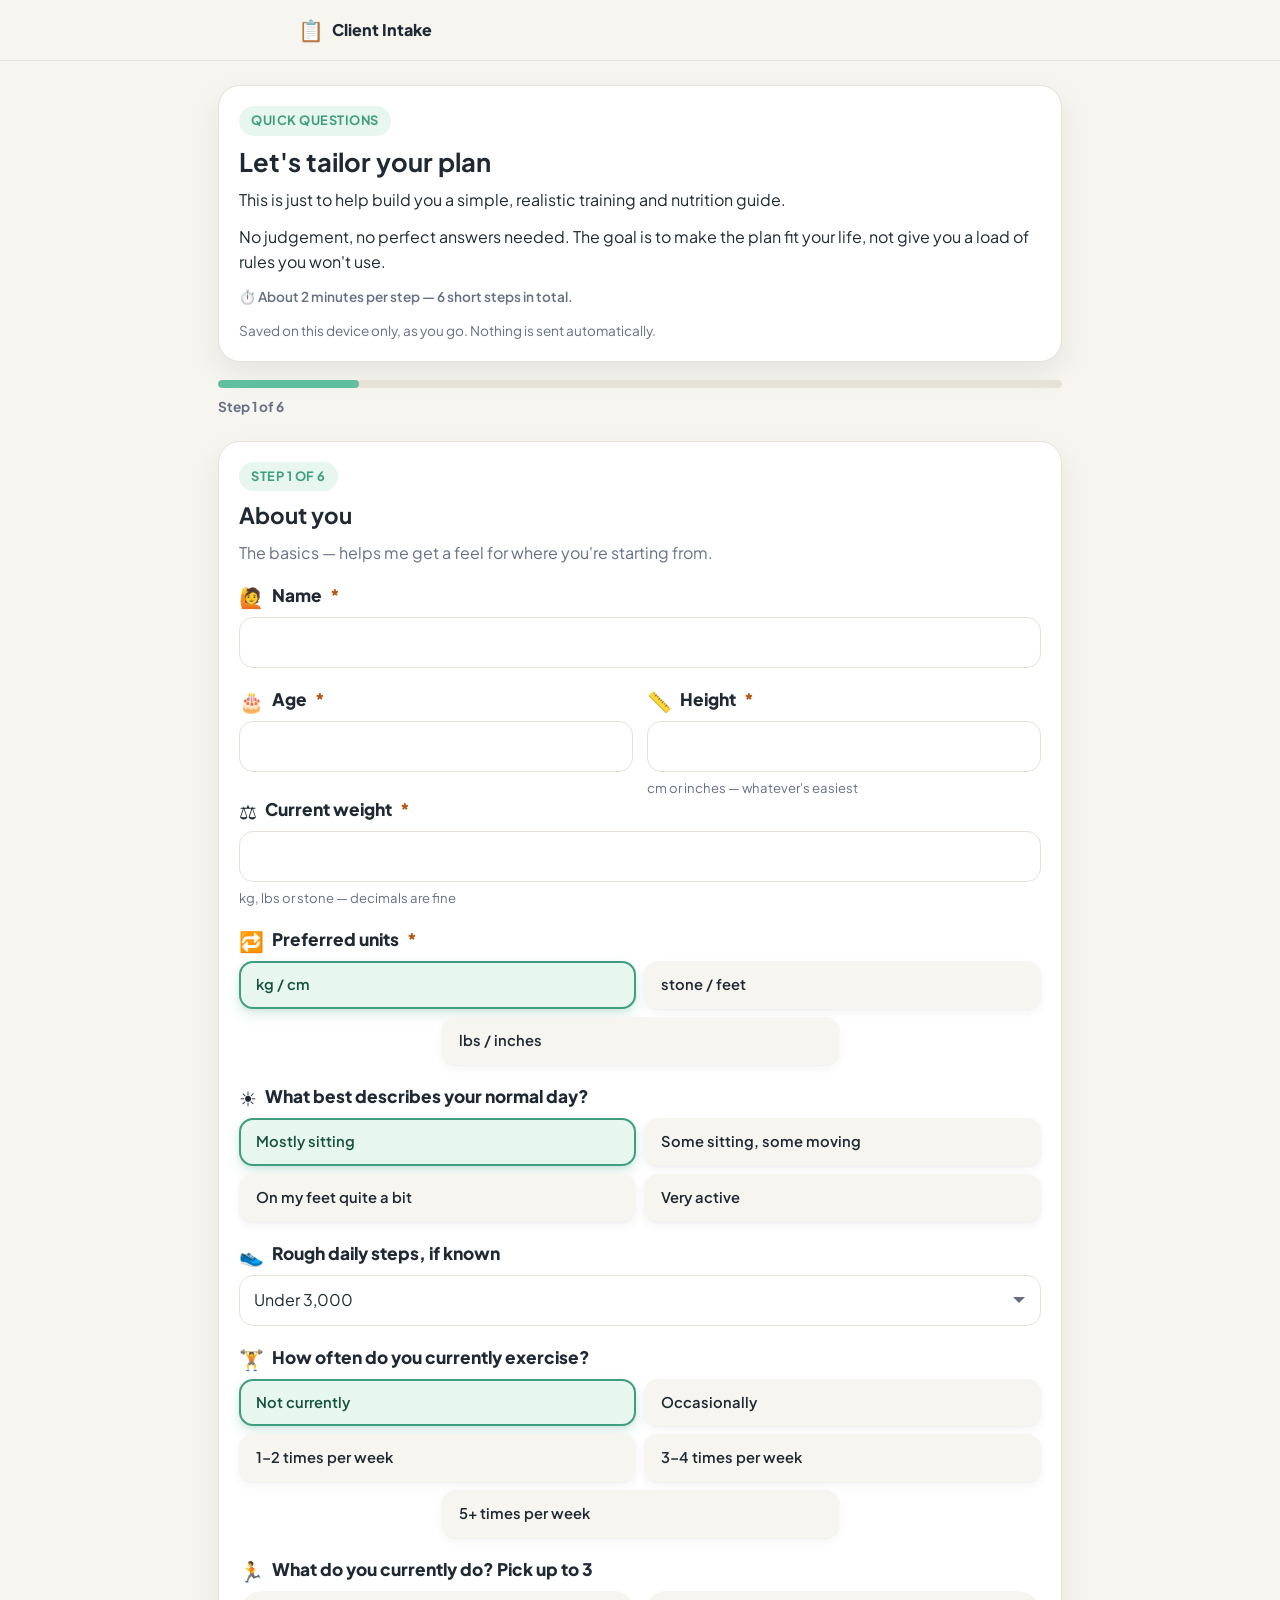
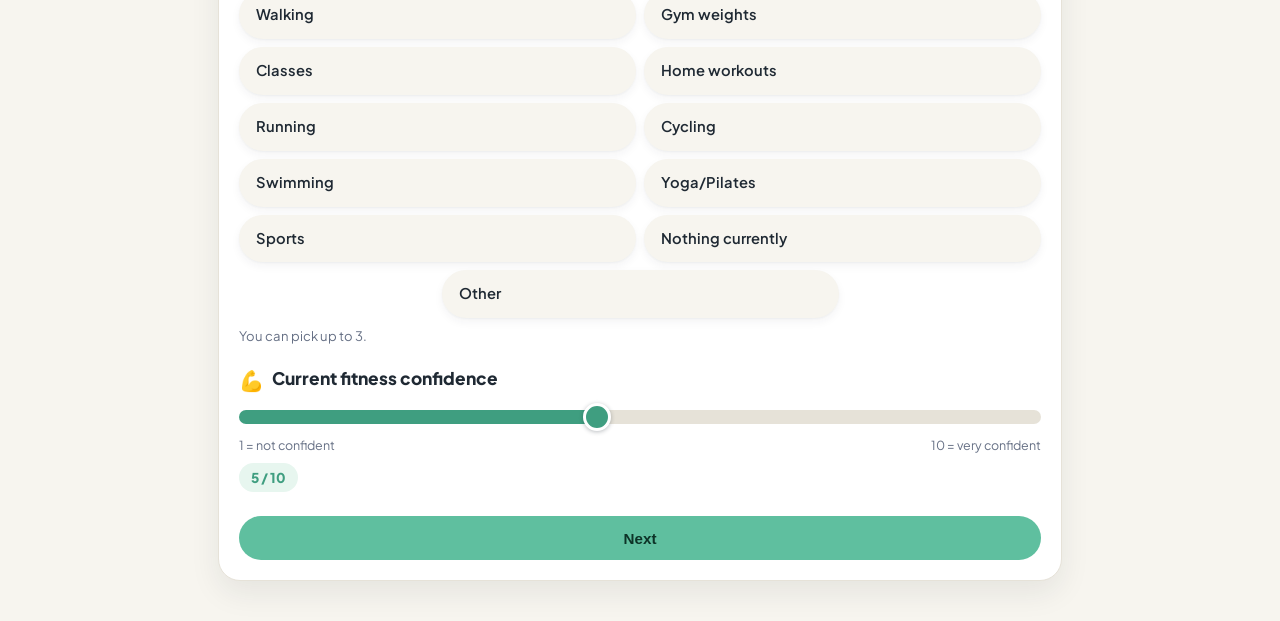
<file: client-intake/intake.html>
<!DOCTYPE html>
<html lang="en">
<head>
<meta charset="UTF-8">
<meta name="viewport" content="width=device-width, initial-scale=1.0">
<title>Client Intake</title>
<meta name="description" content="A few quick questions to help tailor your training and nutrition guide. Nothing is submitted automatically.">
<link rel="preconnect" href="https://fonts.googleapis.com">
<link rel="preconnect" href="https://fonts.gstatic.com" crossorigin>
<link href="https://fonts.googleapis.com/css2?family=Plus+Jakarta+Sans:wght@400;500;600;700;800&display=swap" rel="stylesheet">
<link rel="stylesheet" href="../styles.css">
<link rel="stylesheet" href="intake.css?v=10">
</head>
<body class="no-js">
<a class="skip-link" href="#main-content">Skip to main content</a>

<header class="topbar">
  <div class="topbar-inner">
    <div class="brand">
      <span class="brand-mark" aria-hidden="true">📋</span>
      <span>Client Intake</span>
    </div>
  </div>
</header>

<main id="main-content">
  <div class="container">

    <div class="card">
      <span class="section-kicker">Quick questions</span>
      <h1 class="intake-title">Let's tailor your plan</h1>
      <p>This is just to help build you a simple, realistic training and nutrition guide.</p>
      <p>No judgement, no perfect answers needed. The goal is to make the plan fit your life, not give you a load of rules you won't use.</p>
      <p class="text-muted intake-time-note"><span aria-hidden="true">⏱️</span> About 2 minutes per step — 6 short steps in total.</p>
      <p class="text-muted intake-autosave-note">Saved on this device only, as you go. Nothing is sent automatically.</p>
    </div>

    <div class="intake-progress">
      <div class="intake-progress-bar">
        <div class="intake-progress-fill" id="progressFill" style="width:16.6667%"></div>
      </div>
      <p class="intake-progress-text" id="progressText">Step 1 of 6</p>
    </div>

    <form id="intakeForm" novalidate>

      <!-- ================= STEP 1: ABOUT YOU ================= -->
      <section class="step card is-active" data-step="1" id="step-1" aria-labelledby="step1-heading">
        <span class="section-kicker">Step 1 of 6</span>
        <h2 id="step1-heading">About you</h2>
        <p class="section-intro text-muted">The basics — helps me get a feel for where you're starting from.</p>

        <div class="field">
          <label for="name"><span class="field-icon" aria-hidden="true">🙋</span>Name <span class="req" aria-hidden="true">*</span></label>
          <input type="text" id="name" name="name" autocomplete="name">
        </div>

        <div class="field-row">
          <div class="field">
            <label for="age"><span class="field-icon" aria-hidden="true">🎂</span>Age <span class="req" aria-hidden="true">*</span></label>
            <input type="number" id="age" name="age" min="10" max="100" inputmode="numeric">
          </div>
          <div class="field">
            <label for="height"><span class="field-icon" aria-hidden="true">📏</span>Height <span class="req" aria-hidden="true">*</span></label>
            <input type="number" id="height" name="height" step="any" inputmode="decimal">
            <p class="field-hint">cm or inches — whatever's easiest</p>
          </div>
        </div>

        <div class="field">
          <label for="weight"><span class="field-icon" aria-hidden="true">⚖️</span>Current weight <span class="req" aria-hidden="true">*</span></label>
          <input type="number" id="weight" name="weight" step="any" inputmode="decimal">
          <p class="field-hint">kg, lbs or stone — decimals are fine</p>
        </div>

        <fieldset class="field">
          <legend><span class="field-icon" aria-hidden="true">🔁</span>Preferred units <span class="req" aria-hidden="true">*</span></legend>
          <div class="choice-group" data-radio-group="units">
            <label class="choice-card"><input type="radio" name="units" value="kg / cm" checked><span>kg / cm</span></label>
            <label class="choice-card"><input type="radio" name="units" value="stone / feet"><span>stone / feet</span></label>
            <label class="choice-card"><input type="radio" name="units" value="lbs / inches"><span>lbs / inches</span></label>
          </div>
        </fieldset>

        <fieldset class="field">
          <legend><span class="field-icon" aria-hidden="true">☀️</span>What best describes your normal day?</legend>
          <div class="choice-group" data-radio-group="normalDay">
            <label class="choice-card"><input type="radio" name="normalDay" value="Mostly sitting" checked><span>Mostly sitting</span></label>
            <label class="choice-card"><input type="radio" name="normalDay" value="Some sitting, some moving"><span>Some sitting, some moving</span></label>
            <label class="choice-card"><input type="radio" name="normalDay" value="On my feet quite a bit"><span>On my feet quite a bit</span></label>
            <label class="choice-card"><input type="radio" name="normalDay" value="Very active"><span>Very active</span></label>
          </div>
        </fieldset>

        <div class="field">
          <label for="steps"><span class="field-icon" aria-hidden="true">👟</span>Rough daily steps, if known</label>
          <select id="steps" name="steps">
            <option value="Under 3,000" selected>Under 3,000</option>
            <option value="3,000–5,000">3,000–5,000</option>
            <option value="5,000–7,000">5,000–7,000</option>
            <option value="7,000–10,000">7,000–10,000</option>
            <option value="10,000+">10,000+</option>
            <option value="Not sure">Not sure</option>
          </select>
        </div>

        <fieldset class="field">
          <legend><span class="field-icon" aria-hidden="true">🏋️</span>How often do you currently exercise?</legend>
          <div class="choice-group" data-radio-group="exerciseFreq">
            <label class="choice-card"><input type="radio" name="exerciseFreq" value="Not currently" checked><span>Not currently</span></label>
            <label class="choice-card"><input type="radio" name="exerciseFreq" value="Occasionally"><span>Occasionally</span></label>
            <label class="choice-card"><input type="radio" name="exerciseFreq" value="1–2 times per week"><span>1–2 times per week</span></label>
            <label class="choice-card"><input type="radio" name="exerciseFreq" value="3–4 times per week"><span>3–4 times per week</span></label>
            <label class="choice-card"><input type="radio" name="exerciseFreq" value="5+ times per week"><span>5+ times per week</span></label>
          </div>
        </fieldset>

        <fieldset class="field">
          <legend><span class="field-icon" aria-hidden="true">🏃</span>What do you currently do? Pick up to 3</legend>
          <div class="choice-group" data-checkbox-group="exerciseTypes" data-max="3">
            <label class="choice-card"><input type="checkbox" name="exerciseTypes" value="Walking"><span>Walking</span></label>
            <label class="choice-card"><input type="checkbox" name="exerciseTypes" value="Gym weights"><span>Gym weights</span></label>
            <label class="choice-card"><input type="checkbox" name="exerciseTypes" value="Classes"><span>Classes</span></label>
            <label class="choice-card"><input type="checkbox" name="exerciseTypes" value="Home workouts"><span>Home workouts</span></label>
            <label class="choice-card"><input type="checkbox" name="exerciseTypes" value="Running"><span>Running</span></label>
            <label class="choice-card"><input type="checkbox" name="exerciseTypes" value="Cycling"><span>Cycling</span></label>
            <label class="choice-card"><input type="checkbox" name="exerciseTypes" value="Swimming"><span>Swimming</span></label>
            <label class="choice-card"><input type="checkbox" name="exerciseTypes" value="Yoga/Pilates"><span>Yoga/Pilates</span></label>
            <label class="choice-card"><input type="checkbox" name="exerciseTypes" value="Sports"><span>Sports</span></label>
            <label class="choice-card"><input type="checkbox" name="exerciseTypes" value="Nothing currently"><span>Nothing currently</span></label>
            <label class="choice-card"><input type="checkbox" name="exerciseTypes" value="Other" data-reveals="exerciseTypesOtherWrap"><span>Other</span></label>
          </div>
          <p class="field-note" data-max-note="exerciseTypes">You can pick up to 3.</p>

          <div class="field reveal-field" id="exerciseTypesOtherWrap" hidden>
            <label for="exerciseTypesOther">What kind of activity?</label>
            <input type="text" id="exerciseTypesOther" name="exerciseTypesOther" placeholder="e.g. climbing, martial arts, dance...">
          </div>
        </fieldset>

        <div class="field slider-row">
          <label for="confidence"><span class="field-icon" aria-hidden="true">💪</span>Current fitness confidence</label>
          <input type="range" id="confidence" name="confidence" min="1" max="10" value="5">
          <div class="slider-scale"><span>1 = not confident</span><span>10 = very confident</span></div>
          <output class="slider-value" id="confidenceValue" for="confidence">5 / 10</output>
        </div>

        <div class="step-nav step-nav-single">
          <button type="button" class="btn btn-primary step-next">Next</button>
        </div>
      </section>

      <!-- ================= STEP 2: GOALS ================= -->
      <section class="step card" data-step="2" id="step-2" aria-labelledby="step2-heading">
        <span class="section-kicker">Step 2 of 6</span>
        <h2 id="step2-heading">Goals</h2>
        <p class="section-intro text-muted">What matters most to you right now — no need to overthink it.</p>

        <fieldset class="field priority-group" data-priority-group="goals">
          <legend><span class="field-icon" aria-hidden="true">🎯</span>Top 3 goals — pick and rank them</legend>

          <div class="field">
            <label for="goalP1">Priority 1 <span class="req" aria-hidden="true">*</span></label>
            <select id="goalP1" name="goalP1" data-priority="goals">
              <option value=""></option>
              <option>Lose body fat</option>
              <option>Feel fitter</option>
              <option>Get stronger</option>
              <option>Feel more toned</option>
              <option>Improve confidence</option>
              <option>Build a routine</option>
              <option>Improve energy</option>
              <option>Feel better in clothes</option>
              <option>Prepare for a holiday/event</option>
              <option>Improve general health</option>
            </select>
          </div>
          <div class="field">
            <label for="goalP2">Priority 2</label>
            <select id="goalP2" name="goalP2" data-priority="goals">
              <option value=""></option>
              <option>Lose body fat</option>
              <option>Feel fitter</option>
              <option>Get stronger</option>
              <option>Feel more toned</option>
              <option>Improve confidence</option>
              <option>Build a routine</option>
              <option>Improve energy</option>
              <option>Feel better in clothes</option>
              <option>Prepare for a holiday/event</option>
              <option>Improve general health</option>
            </select>
          </div>
          <div class="field">
            <label for="goalP3">Priority 3</label>
            <select id="goalP3" name="goalP3" data-priority="goals">
              <option value=""></option>
              <option>Lose body fat</option>
              <option>Feel fitter</option>
              <option>Get stronger</option>
              <option>Feel more toned</option>
              <option>Improve confidence</option>
              <option>Build a routine</option>
              <option>Improve energy</option>
              <option>Feel better in clothes</option>
              <option>Prepare for a holiday/event</option>
              <option>Improve general health</option>
            </select>
          </div>
          <p class="field-warning" data-priority-warning="goals" hidden>You've picked the same goal twice — totally fine, but you could pick a different one if you want.</p>
        </fieldset>

        <div class="field">
          <label for="progressAnswer"><span class="field-icon" aria-hidden="true">🌟</span>In 8–12 weeks, what would make you think "this is working"?</label>
          <input type="text" id="progressAnswer" name="progressAnswer" placeholder="e.g. Clothes fitting better">
        </div>

        <div class="field slider-row">
          <label for="motivation"><span class="field-icon" aria-hidden="true">🔥</span>How motivated do you feel right now?</label>
          <input type="range" id="motivation" name="motivation" min="1" max="10" value="5">
          <div class="slider-scale"><span>1 = low</span><span>10 = high</span></div>
          <output class="slider-value" id="motivationValue" for="motivation">5 / 10</output>
        </div>

        <div class="field slider-row">
          <label for="simplicity"><span class="field-icon" aria-hidden="true">🎛️</span>How simple does this need to be?</label>
          <input type="range" id="simplicity" name="simplicity" min="1" max="10" value="5">
          <div class="slider-scale"><span>1 = I like detail</span><span>10 = keep it very simple</span></div>
          <output class="slider-value" id="simplicityValue" for="simplicity">5 / 10</output>
        </div>

        <div class="step-nav">
          <button type="button" class="btn btn-secondary step-prev">Previous</button>
          <button type="button" class="btn btn-primary step-next">Next</button>
        </div>
      </section>

      <!-- ================= STEP 3: TRAINING ================= -->
      <section class="step card" data-step="3" id="step-3" aria-labelledby="step3-heading">
        <span class="section-kicker">Step 3 of 6</span>
        <h2 id="step3-heading">Training</h2>
        <p class="section-intro text-muted">How and where training will actually happen.</p>

        <fieldset class="field">
          <legend><span class="field-icon" aria-hidden="true">📍</span>Where would you realistically train? <span class="req" aria-hidden="true">*</span></legend>
          <div class="choice-group" data-radio-group="trainingLocation">
            <label class="choice-card"><input type="radio" name="trainingLocation" value="Gym" checked><span>Gym</span></label>
            <label class="choice-card"><input type="radio" name="trainingLocation" value="Home"><span>Home</span></label>
            <label class="choice-card"><input type="radio" name="trainingLocation" value="Mix of gym and home"><span>Mix of gym and home</span></label>
            <label class="choice-card"><input type="radio" name="trainingLocation" value="Mostly walking/cardio"><span>Mostly walking/cardio</span></label>
            <label class="choice-card"><input type="radio" name="trainingLocation" value="Not sure yet"><span>Not sure yet</span></label>
          </div>
        </fieldset>

        <fieldset class="field">
          <legend><span class="field-icon" aria-hidden="true">📅</span>How many days per week feels realistic? <span class="req" aria-hidden="true">*</span></legend>
          <div class="choice-group" data-radio-group="trainingDays">
            <label class="choice-card"><input type="radio" name="trainingDays" value="2 days" checked><span>2 days</span></label>
            <label class="choice-card"><input type="radio" name="trainingDays" value="3 days"><span>3 days</span></label>
            <label class="choice-card"><input type="radio" name="trainingDays" value="4 days"><span>4 days</span></label>
            <label class="choice-card"><input type="radio" name="trainingDays" value="5 days"><span>5 days</span></label>
            <label class="choice-card"><input type="radio" name="trainingDays" value="Not sure"><span>Not sure</span></label>
          </div>
        </fieldset>

        <fieldset class="field">
          <legend><span class="field-icon" aria-hidden="true">⏱️</span>How long should each session be?</legend>
          <div class="choice-group" data-radio-group="sessionLength">
            <label class="choice-card"><input type="radio" name="sessionLength" value="20–30 minutes" checked><span>20–30 minutes</span></label>
            <label class="choice-card"><input type="radio" name="sessionLength" value="30–45 minutes"><span>30–45 minutes</span></label>
            <label class="choice-card"><input type="radio" name="sessionLength" value="45–60 minutes"><span>45–60 minutes</span></label>
            <label class="choice-card"><input type="radio" name="sessionLength" value="I'm flexible"><span>I'm flexible</span></label>
          </div>
        </fieldset>

        <div class="field">
          <label for="trainingStyle"><span class="field-icon" aria-hidden="true">🏋️</span>What training style sounds best?</label>
          <select id="trainingStyle" name="trainingStyle">
            <option selected>Simple gym machines</option>
            <option>Dumbbells/free weights</option>
            <option>Home workouts</option>
            <option>Classes</option>
            <option>Walking/cardio focused</option>
            <option>A mix</option>
            <option>Just tell me what to do</option>
          </select>
        </div>

        <fieldset class="field">
          <legend><span class="field-icon" aria-hidden="true">🎯</span>Any specific areas you want to focus on?</legend>
          <div class="choice-group" data-checkbox-group="focusAreas">
            <label class="choice-card"><input type="checkbox" name="focusAreas" value="Chest"><span>Chest</span></label>
            <label class="choice-card"><input type="checkbox" name="focusAreas" value="Back"><span>Back</span></label>
            <label class="choice-card"><input type="checkbox" name="focusAreas" value="Shoulders"><span>Shoulders</span></label>
            <label class="choice-card"><input type="checkbox" name="focusAreas" value="Arms"><span>Arms</span></label>
            <label class="choice-card"><input type="checkbox" name="focusAreas" value="Legs"><span>Legs</span></label>
            <label class="choice-card"><input type="checkbox" name="focusAreas" value="Glutes"><span>Glutes</span></label>
            <label class="choice-card"><input type="checkbox" name="focusAreas" value="Core/Abs"><span>Core/Abs</span></label>
          </div>
          <p class="field-hint">Optional — pick as many as apply. E.g. if you want a major upper body focus, pick chest, back, shoulders and arms.</p>
        </fieldset>

        <div class="field slider-row">
          <label for="upperLowerBias"><span class="field-icon" aria-hidden="true">⚖️</span>Should the plan lean more upper or lower body?</label>
          <input type="range" id="upperLowerBias" name="upperLowerBias" min="1" max="10" value="5">
          <div class="slider-scale"><span>1 = all lower body</span><span>10 = all upper body</span></div>
          <output class="slider-value" id="upperLowerBiasValue" for="upperLowerBias">5 / 10</output>
        </div>

        <div class="field">
          <label for="exercisesAvoid"><span class="field-icon" aria-hidden="true">🚫</span>Any exercises you already know you dislike or want to avoid?</label>
          <input type="text" id="exercisesAvoid" name="exercisesAvoid">
        </div>

        <div class="field">
          <label for="exercisesEnjoyed"><span class="field-icon" aria-hidden="true">❤️</span>Any exercises you enjoy or feel comfortable with?</label>
          <input type="text" id="exercisesEnjoyed" name="exercisesEnjoyed">
        </div>

        <div class="field">
          <label for="painNote"><span class="field-icon" aria-hidden="true">🩹</span>Any pain, injury, or movement issue I should work around?</label>
          <input type="text" id="painNote" name="painNote">
        </div>

        <div class="step-nav">
          <button type="button" class="btn btn-secondary step-prev">Previous</button>
          <button type="button" class="btn btn-primary step-next">Next</button>
        </div>
      </section>

      <!-- ================= STEP 4: FOOD ================= -->
      <section class="step card" data-step="4" id="step-4" aria-labelledby="step4-heading">
        <span class="section-kicker">Step 4 of 6</span>
        <h2 id="step4-heading">Food</h2>
        <p class="section-intro text-muted">How you'd like to approach eating — no wrong answers here.</p>

        <fieldset class="field">
          <legend><span class="field-icon" aria-hidden="true">🍽️</span>How do you want to approach food? <span class="req" aria-hidden="true">*</span></legend>
          <div class="choice-group" data-radio-group="foodApproach">
            <label class="choice-card"><input type="radio" name="foodApproach" value="No calorie counting" checked><span>No calorie counting</span></label>
            <label class="choice-card"><input type="radio" name="foodApproach" value="Simple portions / plate method"><span>Simple portions / plate method</span></label>
            <label class="choice-card"><input type="radio" name="foodApproach" value="Light tracking for awareness"><span>Light tracking for awareness</span></label>
            <label class="choice-card"><input type="radio" name="foodApproach" value="I'm open to calorie targets if helpful"><span>I'm open to calorie targets if helpful</span></label>
            <label class="choice-card"><input type="radio" name="foodApproach" value="Not sure"><span>Not sure</span></label>
          </div>
        </fieldset>

        <fieldset class="field priority-group" data-priority-group="food">
          <legend><span class="field-icon" aria-hidden="true">🍩</span>Biggest food challenges right now — pick and rank up to 3</legend>

          <div class="field">
            <label for="foodP1">Priority 1 <span class="req" aria-hidden="true">*</span></label>
            <select id="foodP1" name="foodP1" data-priority="food">
              <option value=""></option>
              <option>Snacking</option>
              <option>Sweet foods</option>
              <option>Takeaways</option>
              <option>Alcohol</option>
              <option>Sugary drinks</option>
              <option>Portion sizes</option>
              <option>Evening eating</option>
              <option>Not enough protein</option>
              <option>Busy schedule</option>
              <option>Family meals</option>
              <option>Eating out</option>
              <option>Not knowing what to cook</option>
            </select>
          </div>
          <div class="field">
            <label for="foodP2">Priority 2</label>
            <select id="foodP2" name="foodP2" data-priority="food">
              <option value=""></option>
              <option>Snacking</option>
              <option>Sweet foods</option>
              <option>Takeaways</option>
              <option>Alcohol</option>
              <option>Sugary drinks</option>
              <option>Portion sizes</option>
              <option>Evening eating</option>
              <option>Not enough protein</option>
              <option>Busy schedule</option>
              <option>Family meals</option>
              <option>Eating out</option>
              <option>Not knowing what to cook</option>
            </select>
          </div>
          <div class="field">
            <label for="foodP3">Priority 3</label>
            <select id="foodP3" name="foodP3" data-priority="food">
              <option value=""></option>
              <option>Snacking</option>
              <option>Sweet foods</option>
              <option>Takeaways</option>
              <option>Alcohol</option>
              <option>Sugary drinks</option>
              <option>Portion sizes</option>
              <option>Evening eating</option>
              <option>Not enough protein</option>
              <option>Busy schedule</option>
              <option>Family meals</option>
              <option>Eating out</option>
              <option>Not knowing what to cook</option>
            </select>
          </div>
          <p class="field-warning" data-priority-warning="food" hidden>You've picked the same challenge twice — totally fine, but you could pick a different one if you want.</p>
        </fieldset>

        <fieldset class="field">
          <legend><span class="field-icon" aria-hidden="true">🍴</span>How many meals do you usually eat per day?</legend>
          <div class="choice-group" data-radio-group="mealsPerDay">
            <label class="choice-card"><input type="radio" name="mealsPerDay" value="2" checked><span>2</span></label>
            <label class="choice-card"><input type="radio" name="mealsPerDay" value="3"><span>3</span></label>
            <label class="choice-card"><input type="radio" name="mealsPerDay" value="4+"><span>4+</span></label>
            <label class="choice-card"><input type="radio" name="mealsPerDay" value="It varies a lot"><span>It varies a lot</span></label>
          </div>
        </fieldset>

        <fieldset class="field">
          <legend><span class="field-icon" aria-hidden="true">🌅</span>Breakfast pattern</legend>
          <div class="choice-group" data-radio-group="breakfastPattern">
            <label class="choice-card"><input type="radio" name="breakfastPattern" value="I usually eat breakfast" checked><span>I usually eat breakfast</span></label>
            <label class="choice-card"><input type="radio" name="breakfastPattern" value="I skip breakfast"><span>I skip breakfast</span></label>
            <label class="choice-card"><input type="radio" name="breakfastPattern" value="Usually just coffee"><span>Usually just coffee</span></label>
            <label class="choice-card"><input type="radio" name="breakfastPattern" value="It varies"><span>It varies</span></label>
          </div>
        </fieldset>

        <div class="field">
          <label for="foodsDisliked"><span class="field-icon" aria-hidden="true">🚫</span>Any foods you dislike or won't eat?</label>
          <input type="text" id="foodsDisliked" name="foodsDisliked">
        </div>

        <div class="field">
          <label for="foodsKeep"><span class="field-icon" aria-hidden="true">❤️</span>Any foods you love and want to keep in the plan?</label>
          <input type="text" id="foodsKeep" name="foodsKeep">
        </div>

        <fieldset class="field">
          <legend><span class="field-icon" aria-hidden="true">🥗</span>Any dietary requirements?</legend>
          <div class="choice-group" data-checkbox-group="dietary">
            <label class="choice-card"><input type="checkbox" name="dietary" value="None"><span>None</span></label>
            <label class="choice-card"><input type="checkbox" name="dietary" value="Vegetarian"><span>Vegetarian</span></label>
            <label class="choice-card"><input type="checkbox" name="dietary" value="Vegan"><span>Vegan</span></label>
            <label class="choice-card"><input type="checkbox" name="dietary" value="Dairy-free"><span>Dairy-free</span></label>
            <label class="choice-card"><input type="checkbox" name="dietary" value="Gluten-free"><span>Gluten-free</span></label>
            <label class="choice-card"><input type="checkbox" name="dietary" value="Allergies"><span>Allergies</span></label>
            <label class="choice-card"><input type="checkbox" name="dietary" value="Other" data-reveals="dietaryOtherWrap"><span>Other</span></label>
          </div>

          <div class="field reveal-field" id="dietaryOtherWrap" hidden>
            <label for="dietaryOther">What kind of dietary requirement?</label>
            <input type="text" id="dietaryOther" name="dietaryOther" placeholder="e.g. low FODMAP, keto...">
          </div>
        </fieldset>

        <div class="step-nav">
          <button type="button" class="btn btn-secondary step-prev">Previous</button>
          <button type="button" class="btn btn-primary step-next">Next</button>
        </div>
      </section>

      <!-- ================= STEP 5: LIFESTYLE ================= -->
      <section class="step card" data-step="5" id="step-5" aria-labelledby="step5-heading">
        <span class="section-kicker">Step 5 of 6</span>
        <h2 id="step5-heading">Lifestyle</h2>
        <p class="section-intro text-muted">The stuff around the plan that affects whether it actually happens.</p>

        <fieldset class="field priority-group" data-priority-group="barriers">
          <legend><span class="field-icon" aria-hidden="true">🚧</span>Biggest barriers to consistency — pick and rank up to 3</legend>

          <div class="field">
            <label for="barrierP1">Priority 1 <span class="req" aria-hidden="true">*</span></label>
            <select id="barrierP1" name="barrierP1" data-priority="barriers">
              <option value=""></option>
              <option>Time</option>
              <option>Motivation</option>
              <option>Tiredness</option>
              <option>Confidence</option>
              <option>Family schedule</option>
              <option>Work schedule</option>
              <option>Not knowing what to do</option>
              <option>Food cravings</option>
              <option>Weekends</option>
              <option>Stress</option>
              <option>Pain/injury</option>
              <option>Other</option>
            </select>
          </div>
          <div class="field">
            <label for="barrierP2">Priority 2</label>
            <select id="barrierP2" name="barrierP2" data-priority="barriers">
              <option value=""></option>
              <option>Time</option>
              <option>Motivation</option>
              <option>Tiredness</option>
              <option>Confidence</option>
              <option>Family schedule</option>
              <option>Work schedule</option>
              <option>Not knowing what to do</option>
              <option>Food cravings</option>
              <option>Weekends</option>
              <option>Stress</option>
              <option>Pain/injury</option>
              <option>Other</option>
            </select>
          </div>
          <div class="field">
            <label for="barrierP3">Priority 3</label>
            <select id="barrierP3" name="barrierP3" data-priority="barriers">
              <option value=""></option>
              <option>Time</option>
              <option>Motivation</option>
              <option>Tiredness</option>
              <option>Confidence</option>
              <option>Family schedule</option>
              <option>Work schedule</option>
              <option>Not knowing what to do</option>
              <option>Food cravings</option>
              <option>Weekends</option>
              <option>Stress</option>
              <option>Pain/injury</option>
              <option>Other</option>
            </select>
          </div>
          <p class="field-warning" data-priority-warning="barriers" hidden>You've picked the same barrier twice — totally fine, but you could pick a different one if you want.</p>
        </fieldset>

        <fieldset class="field">
          <legend><span class="field-icon" aria-hidden="true">😴</span>Average sleep</legend>
          <div class="choice-group" data-radio-group="sleep">
            <label class="choice-card"><input type="radio" name="sleep" value="Under 5 hours" checked><span>Under 5 hours</span></label>
            <label class="choice-card"><input type="radio" name="sleep" value="5–6 hours"><span>5–6 hours</span></label>
            <label class="choice-card"><input type="radio" name="sleep" value="6–7 hours"><span>6–7 hours</span></label>
            <label class="choice-card"><input type="radio" name="sleep" value="7–8 hours"><span>7–8 hours</span></label>
            <label class="choice-card"><input type="radio" name="sleep" value="8+ hours"><span>8+ hours</span></label>
          </div>
        </fieldset>

        <div class="field slider-row">
          <label for="energy"><span class="field-icon" aria-hidden="true">⚡</span>Energy most days</label>
          <input type="range" id="energy" name="energy" min="1" max="10" value="5">
          <div class="slider-scale"><span>1 = low</span><span>10 = high</span></div>
          <output class="slider-value" id="energyValue" for="energy">5 / 10</output>
        </div>

        <div class="field slider-row">
          <label for="stress"><span class="field-icon" aria-hidden="true">🧘</span>Stress right now</label>
          <input type="range" id="stress" name="stress" min="1" max="10" value="5">
          <div class="slider-scale"><span>1 = low</span><span>10 = high</span></div>
          <output class="slider-value" id="stressValue" for="stress">5 / 10</output>
        </div>

        <div class="step-nav">
          <button type="button" class="btn btn-secondary step-prev">Previous</button>
          <button type="button" class="btn btn-primary step-next">Next</button>
        </div>
      </section>

      <!-- ================= STEP 6: PREFERENCES & SUMMARY ================= -->
      <section class="step card" data-step="6" id="step-6" aria-labelledby="step6-heading">
        <span class="section-kicker">Step 6 of 6</span>
        <h2 id="step6-heading">Preferences &amp; summary</h2>
        <p class="section-intro text-muted">Last few questions, then you're done.</p>

        <fieldset class="field">
          <legend><span class="field-icon" aria-hidden="true">🧭</span>What kind of plan would feel best?</legend>
          <div class="choice-group" data-radio-group="planStyle">
            <label class="choice-card"><input type="radio" name="planStyle" value="Very simple: just tell me what to do" checked><span>Very simple: just tell me what to do</span></label>
            <label class="choice-card"><input type="radio" name="planStyle" value="Simple plan with a little explanation"><span>Simple plan with a little explanation</span></label>
            <label class="choice-card"><input type="radio" name="planStyle" value="I like understanding the &quot;why&quot;"><span>I like understanding the "why"</span></label>
            <label class="choice-card"><input type="radio" name="planStyle" value="Give me more detail and options"><span>Give me more detail and options</span></label>
          </div>
        </fieldset>

        <fieldset class="field">
          <legend><span class="field-icon" aria-hidden="true">🔑</span>What would make this plan easiest to stick to? Pick up to 3</legend>
          <div class="choice-group" data-checkbox-group="stickTo" data-max="3">
            <label class="choice-card"><input type="checkbox" name="stickTo" value="Short workouts"><span>Short workouts</span></label>
            <label class="choice-card"><input type="checkbox" name="stickTo" value="Clear weekly schedule"><span>Clear weekly schedule</span></label>
            <label class="choice-card"><input type="checkbox" name="stickTo" value="Simple food rules"><span>Simple food rules</span></label>
            <label class="choice-card"><input type="checkbox" name="stickTo" value="Meal ideas"><span>Meal ideas</span></label>
            <label class="choice-card"><input type="checkbox" name="stickTo" value="Step targets"><span>Step targets</span></label>
            <label class="choice-card"><input type="checkbox" name="stickTo" value="Gym confidence tips"><span>Gym confidence tips</span></label>
            <label class="choice-card"><input type="checkbox" name="stickTo" value="Beginner-friendly explanations"><span>Beginner-friendly explanations</span></label>
            <label class="choice-card"><input type="checkbox" name="stickTo" value="Less tracking"><span>Less tracking</span></label>
            <label class="choice-card"><input type="checkbox" name="stickTo" value="Progress milestones"><span>Progress milestones</span></label>
            <label class="choice-card"><input type="checkbox" name="stickTo" value="Troubleshooting if I fall off"><span>Troubleshooting if I fall off</span></label>
          </div>
          <p class="field-note" data-max-note="stickTo">You can pick up to 3.</p>
        </fieldset>

        <div class="field">
          <label for="worries"><span class="field-icon" aria-hidden="true">💬</span>Anything you're worried about or want me to know?</label>
          <textarea id="worries" name="worries" rows="3"></textarea>
        </div>

        <div class="note tip">
          <span class="note-icon" aria-hidden="true">🔒</span>
          <p><span class="note-strong">Privacy note:</span> your answers are not automatically submitted anywhere. When you tap "Copy Summary", you can send the summary back manually.</p>
        </div>

        <div class="step-nav">
          <button type="button" class="btn btn-secondary step-prev">Previous</button>
          <button type="button" class="btn btn-primary" id="generateBtn">Generate Summary</button>
        </div>

        <div id="summaryWrap" class="summary-wrap" hidden>
          <p class="field-warning" id="missingWarning" hidden>A few useful answers are missing. You can still generate the summary, but the plan may be less tailored.</p>

          <label for="summaryOutput" class="summary-label">Your summary — select all, or use the button below</label>
          <textarea id="summaryOutput" class="summary-box" readonly rows="18"></textarea>

          <div class="summary-actions">
            <button type="button" class="btn btn-primary" id="copyBtn">Copy Summary</button>
            <button type="button" class="btn btn-secondary" id="downloadBtn">Download as .txt</button>
            <button type="button" class="btn btn-secondary" id="clearBtn">Clear Form</button>
          </div>
        </div>
      </section>

    </form>
  </div>
</main>

<div class="toast" id="toast" role="status" aria-live="polite" hidden></div>

<script src="intake.js?v=7"></script>
</body>
</html>
</file>
<file: styles.css>
/* ==========================================================================
   Simple Fat Loss & Training Workbook — styles.css
   Mobile-first. Plain CSS, no build step.
   ========================================================================== */

:root {
  --bg: #f7f5ef;
  --surface: #ffffff;
  --text: #1f2933;
  --muted: #667085;
  --accent: #5fbf9f;
  --accent-dark: #3f9e80;
  --accent-soft: #e7f6ef;
  --warning: #f59e0b;
  --warning-soft: #fef3e2;
  --border: #e6e2d8;
  --shadow: 0 12px 30px rgba(31, 41, 51, 0.08);
  --radius: 22px;
  --radius-sm: 14px;
  --nav-height: 64px;
}

/* ---------- Reset ---------- */
*,
*::before,
*::after {
  box-sizing: border-box;
}

html {
  -webkit-text-size-adjust: 100%;
  scroll-behavior: smooth;
}

body {
  margin: 0;
  background: var(--bg);
  color: var(--text);
  font-family: "Plus Jakarta Sans", Inter, system-ui, -apple-system, "Segoe UI", Roboto, sans-serif;
  font-size: 16px;
  line-height: 1.55;
  -webkit-font-smoothing: antialiased;
  padding-bottom: calc(var(--nav-height) + 24px);
}

img {
  max-width: 100%;
  display: block;
  height: auto;
  border-radius: var(--radius-sm);
}

h1, h2, h3, h4 {
  line-height: 1.25;
  margin: 0 0 12px;
  font-weight: 700;
}

h1 { font-size: 1.75rem; }
h2 { font-size: 1.4rem; }
h3 { font-size: 1.15rem; }

p {
  margin: 0 0 12px;
  color: var(--text);
}

ul, ol {
  margin: 0 0 12px;
  padding-left: 1.25em;
}

li {
  margin-bottom: 6px;
}

a {
  color: var(--accent-dark);
}

strong {
  font-weight: 700;
}

/* Visible focus states everywhere */
a:focus-visible,
button:focus-visible,
summary:focus-visible {
  outline: 3px solid var(--accent-dark);
  outline-offset: 2px;
  border-radius: 6px;
}

/* Skip link for keyboard users */
.skip-link {
  position: absolute;
  left: -999px;
  top: 0;
  background: var(--text);
  color: #fff;
  padding: 10px 16px;
  border-radius: 0 0 8px 0;
  z-index: 200;
}

.skip-link:focus {
  left: 0;
}

/* ---------- Layout helpers ---------- */
.container {
  max-width: 720px;
  margin: 0 auto;
  padding: 0 18px;
}

.section {
  padding: 36px 0 8px;
  scroll-margin-top: 76px;
}

.section-intro {
  margin-bottom: 18px;
}

.section-kicker {
  display: inline-block;
  font-size: 0.8rem;
  font-weight: 700;
  letter-spacing: 0.04em;
  text-transform: uppercase;
  color: var(--accent-dark);
  background: var(--accent-soft);
  padding: 5px 12px;
  border-radius: 999px;
  margin-bottom: 10px;
}

.eyebrow-link {
  display: inline-flex;
  align-items: center;
  gap: 6px;
  font-size: 0.9rem;
  font-weight: 600;
  color: var(--accent-dark);
  text-decoration: none;
  margin-top: 6px;
}

.eyebrow-link:hover {
  text-decoration: underline;
}

/* ---------- Page header (major section intro: icon + kicker + heading + one-liner) ---------- */
.page-header {
  display: flex;
  gap: 14px;
  align-items: flex-start;
  margin-bottom: 20px;
}

.page-icon {
  font-size: 2rem;
  line-height: 1;
  flex-shrink: 0;
  margin-top: 2px;
}

/* ---------- App "page" divider between major sections ---------- */
.app-page {
  border-top: 2px solid var(--border);
  padding-top: 44px;
  margin-top: 8px;
}

/* ---------- Top bar ---------- */
.topbar {
  position: sticky;
  top: 0;
  z-index: 100;
  background: rgba(247, 245, 239, 0.92);
  backdrop-filter: blur(6px);
  border-bottom: 1px solid var(--border);
}

.topbar-inner {
  max-width: 720px;
  margin: 0 auto;
  padding: 14px 18px;
  display: flex;
  align-items: center;
  justify-content: space-between;
  gap: 12px;
}

.brand {
  display: flex;
  align-items: center;
  gap: 8px;
  font-weight: 800;
  font-size: 1rem;
  color: var(--text);
  text-decoration: none;
}

.brand-mark {
  font-size: 1.3rem;
}

/* ---------- Desktop top nav (mirrors bottom-nav on wider screens) ---------- */
.desktop-nav {
  display: none;
  gap: 4px;
}

.desktop-nav a {
  display: inline-flex;
  align-items: center;
  text-decoration: none;
  color: var(--muted);
  font-weight: 700;
  font-size: 0.92rem;
  padding: 8px 14px;
  border-radius: 999px;
}

.desktop-nav a:hover {
  color: var(--text);
  background: var(--bg);
}

.desktop-nav a.is-active {
  color: var(--accent-dark);
  background: var(--accent-soft);
}

/* ---------- Hero ---------- */
.hero {
  padding: 28px 0 12px;
}

.hero-card {
  background: linear-gradient(160deg, var(--accent-soft) 0%, var(--surface) 65%);
  border-radius: var(--radius);
  box-shadow: var(--shadow);
  padding: 28px 22px;
  border: 1px solid var(--border);
}

.hero-title {
  font-size: 1.9rem;
  margin-bottom: 8px;
}

.hero-sub {
  color: var(--muted);
  font-size: 1.02rem;
  margin-bottom: 18px;
}

.hero-img {
  margin: 4px 0 18px;
  border-radius: var(--radius-sm);
  overflow: hidden;
  box-shadow: var(--shadow);
}

.hero-actions {
  display: flex;
  flex-direction: column;
  gap: 10px;
}

.hero-actions .btn {
  width: 100%;
}

/* ---------- Buttons ---------- */
.btn {
  display: inline-flex;
  align-items: center;
  justify-content: center;
  gap: 6px;
  border-radius: 999px;
  padding: 12px 20px;
  font-weight: 700;
  font-size: 0.95rem;
  text-decoration: none;
  border: 1px solid transparent;
  cursor: pointer;
  min-height: 44px;
}

.btn-primary {
  background: var(--accent);
  color: #0d3327;
}

.btn-primary:hover {
  background: var(--accent-dark);
  color: #fff;
}

.btn-secondary {
  background: var(--surface);
  color: var(--text);
  border-color: var(--border);
}

.btn-secondary:hover {
  border-color: var(--accent-dark);
}

/* ---------- Cards ---------- */
.card {
  background: var(--surface);
  border: 1px solid var(--border);
  border-radius: var(--radius);
  box-shadow: var(--shadow);
  padding: 20px;
  margin-bottom: 16px;
}

.card-header {
  display: flex;
  align-items: center;
  gap: 10px;
  margin-bottom: 12px;
}

.card-icon {
  font-size: 1.4rem;
  width: 42px;
  height: 42px;
  border-radius: 12px;
  background: var(--accent-soft);
  display: flex;
  align-items: center;
  justify-content: center;
  flex-shrink: 0;
}

.card h3 {
  margin: 0;
}

.card-highlight {
  background: var(--accent-soft);
  border-color: #cdeadd;
}

/* ---------- Key info mini-cards (Training: Effort / Progression / Session length) ---------- */
.key-info-grid {
  display: grid;
  grid-template-columns: 1fr;
  gap: 10px;
  margin-bottom: 16px;
}

.key-info-card {
  background: var(--surface);
  border: 1px solid var(--border);
  border-radius: var(--radius-sm);
  box-shadow: var(--shadow);
  padding: 16px;
  text-align: center;
}

.key-info-icon {
  font-size: 1.6rem;
  display: block;
  margin-bottom: 6px;
}

.key-info-label {
  font-weight: 800;
  margin-bottom: 2px;
}

.key-info-text {
  color: var(--muted);
  font-size: 0.88rem;
}

@media (min-width: 640px) {
  .key-info-grid {
    grid-template-columns: repeat(3, 1fr);
  }
}

.card-list {
  list-style: none;
  padding: 0;
  margin: 0;
}

.card-list li {
  display: flex;
  align-items: flex-start;
  gap: 10px;
  padding: 8px 0;
  border-bottom: 1px dashed var(--border);
}

.card-list li:last-child {
  border-bottom: none;
}

.card-list .tick {
  color: var(--accent-dark);
  font-weight: 800;
  flex-shrink: 0;
}

/* Stat grid (profile card) */
.stat-grid {
  display: grid;
  grid-template-columns: repeat(2, 1fr);
  gap: 12px;
  margin-top: 4px;
}

.stat,
.stat-card {
  background: var(--bg);
  border: 1px solid var(--border);
  border-radius: var(--radius-sm);
  padding: 12px 14px;
}

.stat-label {
  font-size: 0.78rem;
  color: var(--muted);
  text-transform: uppercase;
  letter-spacing: 0.03em;
  margin-bottom: 4px;
}

.stat-value {
  font-size: 1.05rem;
  font-weight: 700;
}

/* Note / warning callout */
.note {
  display: flex;
  gap: 10px;
  background: var(--warning-soft);
  border: 1px solid #fbdca6;
  border-radius: var(--radius-sm);
  padding: 14px 16px;
  margin: 14px 0;
}

.note-icon {
  font-size: 1.2rem;
  flex-shrink: 0;
}

.note p {
  margin: 0;
  font-size: 0.95rem;
}

.note-strong {
  color: #8a5a06;
  font-weight: 700;
}

.tip {
  background: var(--accent-soft);
  border: 1px solid #cdeadd;
}

.tip p { color: #16523f; }

/* ---------- Roadmap ---------- */
.roadmap-list {
  display: grid;
  gap: 10px;
}

.roadmap-item,
.timeline-card {
  display: grid;
  grid-template-columns: auto 1fr;
  gap: 12px;
  align-items: center;
  background: var(--bg);
  border: 1px solid var(--border);
  border-radius: var(--radius-sm);
  padding: 12px 14px;
}

.roadmap-week,
.timeline-label {
  background: var(--accent);
  color: #0d3327;
  font-weight: 800;
  font-size: 0.85rem;
  border-radius: 999px;
  padding: 6px 12px;
  white-space: nowrap;
}

.roadmap-item strong {
  display: block;
  margin-bottom: 2px;
}

.roadmap-desc {
  color: var(--muted);
  font-size: 0.9rem;
}

/* ---------- Section grid / links ---------- */
.section-grid {
  display: grid;
  grid-template-columns: 1fr;
  gap: 12px;
}

.section-link-card {
  display: flex;
  align-items: center;
  gap: 14px;
  background: var(--surface);
  border: 1px solid var(--border);
  border-radius: var(--radius-sm);
  padding: 14px 16px;
  text-decoration: none;
  color: var(--text);
  box-shadow: var(--shadow);
}

.section-link-card:hover {
  border-color: var(--accent-dark);
}

.section-link-icon {
  font-size: 1.5rem;
  width: 44px;
  height: 44px;
  border-radius: 12px;
  background: var(--accent-soft);
  display: flex;
  align-items: center;
  justify-content: center;
  flex-shrink: 0;
}

.section-link-title {
  font-weight: 700;
  margin-bottom: 2px;
}

.section-link-desc {
  color: var(--muted);
  font-size: 0.88rem;
}

.section-link-arrow {
  margin-left: auto;
  color: var(--muted);
  flex-shrink: 0;
}

/* ---------- Workout cards ---------- */
.workout-tabs {
  display: flex;
  flex-wrap: wrap;
  justify-content: center;
  gap: 8px;
  padding-bottom: 4px;
  margin-bottom: 16px;
}

.workout-tab {
  flex-shrink: 0;
  border: 1px solid var(--border);
  background: var(--surface);
  border-radius: 999px;
  padding: 9px 16px;
  font-weight: 700;
  font-size: 0.88rem;
  cursor: pointer;
  color: var(--text);
}

.workout-tab[aria-selected="true"] {
  background: var(--accent);
  border-color: var(--accent);
  color: #0d3327;
}

.workout-panel {
  display: none;
}

.workout-panel.is-active {
  display: block;
}

.session-meta {
  display: flex;
  flex-wrap: wrap;
  justify-content: center;
  gap: 8px;
  margin-bottom: 14px;
}

.chip {
  background: var(--accent-soft);
  color: var(--accent-dark);
  font-size: 0.8rem;
  font-weight: 700;
  padding: 6px 12px;
  border-radius: 999px;
}

/* ---------- Mobile card list / exercise cards ---------- */
.card-stack {
  display: grid;
  gap: 10px;
  margin-bottom: 16px;
}

.exercise-card {
  background: var(--surface);
  border: 1px solid var(--border);
  border-radius: var(--radius-sm);
  box-shadow: var(--shadow);
  padding: 14px 16px;
}

.exercise-topline {
  display: flex;
  align-items: center;
  justify-content: space-between;
  gap: 10px;
  margin-bottom: 8px;
}

.exercise-topline h4 {
  margin: 0;
  font-size: 1.02rem;
  display: flex;
  align-items: center;
  gap: 8px;
}

.exercise-tag {
  background: var(--accent-soft);
  color: var(--accent-dark);
  font-size: 0.7rem;
  font-weight: 800;
  text-transform: uppercase;
  letter-spacing: 0.03em;
  padding: 4px 10px;
  border-radius: 999px;
  flex-shrink: 0;
  white-space: nowrap;
}

.exercise-prescription {
  display: flex;
  flex-wrap: wrap;
  gap: 8px;
  margin-bottom: 8px;
}

.pill {
  background: var(--bg);
  border: 1px solid var(--border);
  color: var(--text);
  font-size: 0.82rem;
  font-weight: 700;
  padding: 5px 12px;
  border-radius: 999px;
}

.exercise-card p {
  margin: 0;
  font-size: 0.9rem;
  color: var(--muted);
}

.exercise-card p strong {
  color: var(--text);
}

/* ---------- Tables ---------- */
/* Base: tables size naturally and wrap — no forced horizontal scroll.
   Only .table-wide (the big multi-column comparison tables) forces
   a min-width + scroll, since that's genuinely reference material
   that can't be squeezed onto a phone screen. */
.table-scroll {
  overflow-x: auto;
  border: 1px solid var(--border);
  border-radius: var(--radius-sm);
  -webkit-overflow-scrolling: touch;
  margin-bottom: 16px;
}

/* Wraps .table-scroll to add a right-edge fade cue that stays fixed
   in place while the table underneath scrolls. */
.table-fade-wrap {
  position: relative;
}

.table-fade-wrap::after {
  content: "";
  position: absolute;
  top: 1px;
  right: 1px;
  bottom: 1px;
  width: 28px;
  background: linear-gradient(to right, rgba(255, 255, 255, 0), var(--surface));
  border-radius: 0 var(--radius-sm) var(--radius-sm) 0;
  pointer-events: none;
}

.table-scroll-hint {
  display: flex;
  align-items: center;
  gap: 6px;
  color: var(--muted);
  font-size: 0.82rem;
  font-weight: 600;
  margin: 0 0 8px;
}

table {
  border-collapse: collapse;
  width: 100%;
  font-size: 0.88rem;
  background: var(--surface);
}

caption {
  text-align: left;
  padding: 10px 14px 0;
  font-weight: 700;
  font-size: 0.95rem;
}

th, td {
  text-align: left;
  padding: 10px 12px;
  border-bottom: 1px solid var(--border);
}

thead th {
  background: var(--bg);
  color: var(--muted);
  font-size: 0.75rem;
  text-transform: uppercase;
  letter-spacing: 0.03em;
  position: sticky;
  top: 0;
}

tbody tr:last-child td {
  border-bottom: none;
}

tbody tr:hover {
  background: var(--accent-soft);
}

/* Wide reference tables (food swap comparisons): force scroll,
   keep the first column pinned so you always know which row you're on. */
.table-wide table {
  min-width: 760px;
}

.table-wide th,
.table-wide td {
  white-space: nowrap;
}

.table-wide th:first-child,
.table-wide td:first-child {
  position: sticky;
  left: 0;
  z-index: 1;
  background: var(--surface);
  box-shadow: 1px 0 0 var(--border);
}

.table-wide thead th:first-child {
  background: var(--bg);
  z-index: 2;
}

.table-wide tbody tr:hover td:first-child {
  background: var(--accent-soft);
}

/* ---------- Accordion (details/summary) ---------- */
.accordion {
  border: 1px solid var(--border);
  border-radius: var(--radius-sm);
  background: var(--surface);
  margin-bottom: 10px;
  overflow: hidden;
}

.accordion summary {
  list-style: none;
  cursor: pointer;
  padding: 14px 16px;
  font-weight: 700;
  display: flex;
  align-items: center;
  justify-content: space-between;
  gap: 10px;
}

.accordion summary::-webkit-details-marker {
  display: none;
}

.accordion summary::after {
  content: "+";
  font-size: 1.2rem;
  color: var(--accent-dark);
  flex-shrink: 0;
}

.accordion[open] summary::after {
  content: "\2212";
}

.accordion-body {
  padding: 0 16px 16px;
  color: var(--text);
}

/* ---------- Zone bars (heart rate) ---------- */
.zone-list {
  display: grid;
  gap: 10px;
}

.zone-item,
.zone-card {
  display: grid;
  grid-template-columns: 1fr auto;
  align-items: center;
  gap: 10px;
  padding: 12px 14px;
  border-radius: var(--radius-sm);
  border: 1px solid var(--border);
  background: var(--bg);
}

.zone-item.is-target {
  border-color: var(--accent);
  background: var(--accent-soft);
}

.zone-name {
  font-weight: 700;
  margin-bottom: 2px;
}

.zone-desc {
  color: var(--muted);
  font-size: 0.85rem;
}

.zone-bpm {
  font-weight: 800;
  font-size: 1.05rem;
  white-space: nowrap;
}

/* ---------- Flow steps (troubleshooting) ---------- */
.flow-steps {
  display: grid;
  gap: 10px;
  counter-reset: flow;
}

.flow-step {
  display: grid;
  grid-template-columns: auto 1fr;
  gap: 12px;
  background: var(--surface);
  border: 1px solid var(--border);
  border-radius: var(--radius-sm);
  padding: 14px 16px;
  box-shadow: var(--shadow);
}

.flow-num {
  counter-increment: flow;
  background: var(--accent);
  color: #0d3327;
  font-weight: 800;
  width: 30px;
  height: 30px;
  border-radius: 999px;
  display: flex;
  align-items: center;
  justify-content: center;
  flex-shrink: 0;
}

.flow-num::before {
  content: counter(flow);
}

/* ---------- Footer ---------- */
.site-footer {
  margin-top: 40px;
  padding: 28px 0 12px;
  text-align: center;
  color: var(--muted);
  font-size: 0.85rem;
}

.back-to-top {
  display: inline-flex;
  align-items: center;
  gap: 6px;
  margin-bottom: 14px;
  color: var(--accent-dark);
  font-weight: 700;
  text-decoration: none;
}

/* ---------- Bottom nav ---------- */
.bottom-nav {
  position: fixed;
  left: 0;
  right: 0;
  bottom: 0;
  z-index: 150;
  background: var(--surface);
  border-top: 1px solid var(--border);
  display: flex;
  justify-content: space-around;
  padding: 6px 4px calc(env(safe-area-inset-bottom, 0px) + 4px);
  box-shadow: 0 -8px 20px rgba(31, 41, 51, 0.06);
}

.bottom-nav a {
  flex: 1;
  display: flex;
  flex-direction: column;
  align-items: center;
  gap: 2px;
  text-decoration: none;
  color: var(--muted);
  font-size: 0.7rem;
  font-weight: 700;
  padding: 8px 2px;
  border-radius: 12px;
  min-height: 44px;
  justify-content: center;
}

.bottom-nav a .nav-icon {
  font-size: 1.25rem;
}

.bottom-nav a.is-active {
  color: var(--accent-dark);
  background: var(--accent-soft);
}

/* ---------- Utility ---------- */
.text-muted { color: var(--muted); }
.mt-0 { margin-top: 0; }
.mb-0 { margin-bottom: 0; }

.visually-hidden {
  position: absolute;
  width: 1px;
  height: 1px;
  overflow: hidden;
  clip: rect(0 0 0 0);
  white-space: nowrap;
}

/* No-JS: keep everything visible and usable */
.js-only {
  display: none;
}
.no-js .js-only {
  display: none !important;
}

/* ---------- Responsive: tablet / desktop ---------- */
@media (min-width: 640px) {
  .stat-grid {
    grid-template-columns: repeat(3, 1fr);
  }

  .section-grid {
    grid-template-columns: 1fr 1fr;
  }

  .hero-title {
    font-size: 2.3rem;
  }

  .hero-actions {
    flex-direction: row;
  }

  .hero-actions .btn {
    width: auto;
  }
}

@media (min-width: 860px) {
  body {
    padding-bottom: 24px;
  }

  .bottom-nav {
    display: none;
  }

  .desktop-nav {
    display: flex;
  }

  .container {
    max-width: 880px;
  }

  .hero-card {
    padding: 40px;
  }
}

/* ---------- Reduced motion ---------- */
@media (prefers-reduced-motion: reduce) {
  html {
    scroll-behavior: auto;
  }
}
</file>
<file: client-intake/intake.css>
/* ==========================================================================
   intake.css — extra styles for the Client Intake form only.
   Reuses design tokens and components from ../styles.css
   (cards, buttons, section-kicker, note/tip, etc). Do not duplicate
   those here — this file only adds what the intake form needs.
   ========================================================================== */

#main-content > .container > .card:first-child {
  margin-top: 24px;
}

/* The shared body rule reserves space at the bottom for index.html's
   fixed bottom nav (~88px). This form has no bottom nav, so that space
   is just dead air — trim it back to normal breathing room. */
body {
  padding-bottom: 24px;
}

.intake-title {
  font-size: 1.6rem;
  margin-bottom: 10px;
}

.intake-autosave-note {
  margin-bottom: 0;
  font-size: 0.85rem;
}

.intake-time-note {
  font-size: 0.85rem;
  font-weight: 600;
}

/* ---------- Progress indicator ---------- */
.intake-progress {
  margin: 18px 0 24px;
}

.intake-progress-bar {
  height: 8px;
  background: var(--border);
  border-radius: 999px;
  overflow: hidden;
}

.intake-progress-fill {
  height: 100%;
  background: var(--accent);
  border-radius: 999px;
  transition: width 0.25s ease;
}

.intake-progress-text {
  margin: 8px 0 0;
  font-size: 0.85rem;
  font-weight: 700;
  color: var(--muted);
}

/* ---------- Steps ---------- */
.step {
  display: none;
}

.step.is-active {
  display: block;
}

.step-nav {
  display: flex;
  justify-content: space-between;
  gap: 10px;
  margin-top: 24px;
}

.step-nav .btn {
  flex: 1;
}

.step-nav span {
  flex: 1;
}

/* Step 1 has no Previous button, so there's no placeholder to balance —
   Next should take the full row width on mobile, not half of it. */
.step-nav-single .btn {
  width: 100%;
}

/* ---------- Form fields ---------- */
.field {
  margin-bottom: 20px;
}

.field:last-child {
  margin-bottom: 0;
}

.field-row {
  display: grid;
  grid-template-columns: 1fr 1fr;
  gap: 14px;
}

.field-row .field {
  margin-bottom: 0;
}

/* Question headers (field labels / fieldset legends): bigger and paired
   with a small icon so each question is easier to scan at a glance.
   Uses a direct-child combinator (.field > label) so this does NOT also
   catch the answer options: those are <label class="choice-card">
   elements nested inside .choice-group, which sits a level deeper
   inside the same .field/fieldset — without the ">" this selector would
   match them too and silently override their font-size, since it would
   be more specific than the .choice-card rule. */
.field > label,
fieldset.field > legend {
  display: flex;
  align-items: flex-start;
  gap: 8px;
  font-size: 1.08rem;
  font-weight: 800;
  line-height: 1.3;
  margin-bottom: 10px;
  padding: 0;
}

.field-icon {
  font-size: 1.25rem;
  line-height: 1;
  margin-top: 3px;
  flex-shrink: 0;
}

fieldset.field {
  border: none;
  padding: 0;
  margin: 0 0 20px;
}

fieldset.field:last-child {
  margin-bottom: 0;
}

.req {
  color: #b5560f;
}

.field-hint {
  margin: 6px 0 0;
  font-size: 0.82rem;
  color: var(--muted);
}

.field-note {
  margin: 8px 0 0;
  font-size: 0.82rem;
  color: var(--muted);
}

.field-warning {
  margin: 8px 0 0;
  font-size: 0.85rem;
  font-weight: 600;
  color: #8a5a06;
  background: var(--warning-soft);
  border: 1px solid #fbdca6;
  border-radius: var(--radius-sm);
  padding: 8px 12px;
}

input[type="text"],
input[type="number"],
select,
textarea {
  width: 100%;
  font: inherit;
  font-size: 1rem;
  color: var(--text);
  background: var(--surface);
  border: 1px solid var(--border);
  border-radius: var(--radius-sm);
  padding: 12px 14px;
  min-height: 48px;
}

textarea {
  resize: vertical;
  min-height: 72px;
}

input[type="text"]:focus-visible,
input[type="number"]:focus-visible,
select:focus-visible,
textarea:focus-visible {
  outline: 3px solid var(--accent-dark);
  outline-offset: 1px;
  border-color: var(--accent-dark);
}

select {
  appearance: none;
  -webkit-appearance: none;
  background-image: url("data:image/svg+xml,%3Csvg xmlns='http://www.w3.org/2000/svg' width='14' height='9' viewBox='0 0 14 9'%3E%3Cpath fill='%23667085' d='M1 1l6 6 6-6'/%3E%3C/svg%3E");
  background-repeat: no-repeat;
  background-position: right 14px center;
  padding-right: 36px;
}

/* ---------- Choice cards (radio groups) & choice chips (checkbox groups) ----------
   No radio dot / checkbox glyph — selection is shown purely by the card's own
   state change (border, fill, text weight/colour). This sidesteps native
   radio/checkbox rendering entirely, which varies enough across browsers
   and operating systems that trying to align a tiny native or hand-drawn
   indicator next to text was never going to look consistent.
   Mobile: one option per row (stacked), so every row reads the same way —
   no ragged 2-column wrapping. From 480px up, options lay out in a
   centred 2-column row — flexbox rather than grid, because grid locks
   every row to the same fixed column tracks, so an odd leftover item
   (e.g. 3 options in a 2-column layout) would get stranded in column 1
   instead of centring on its own row. */
.choice-group {
  display: flex;
  flex-direction: column;
  gap: 8px;
}

@media (min-width: 480px) {
  .choice-group {
    flex-direction: row;
    flex-wrap: wrap;
    justify-content: center;
  }
}

.choice-card {
  position: relative;
  display: flex;
  align-items: center;
  justify-content: flex-start;
  width: 100%;
  background: var(--bg);
  border: 2px solid transparent;
  border-radius: var(--radius-sm);
  box-shadow: 0 1px 2px rgba(31, 41, 51, 0.04), 0 4px 10px rgba(31, 41, 51, 0.05);
  padding: 12px 15px;
  font-size: 0.92rem;
  font-weight: 600;
  line-height: 1.35;
  text-align: left;
  cursor: pointer;
  min-height: 44px;
  box-sizing: border-box;
  transition: box-shadow 0.15s ease, border-color 0.15s ease, background-color 0.15s ease, transform 0.1s ease;
}

@media (min-width: 480px) {
  .choice-card {
    flex: 0 1 calc(50% - 4px);
  }
}

.choice-card:hover {
  border-color: #d7d2c4;
}

.choice-card.is-selected:hover {
  border-color: var(--accent-dark);
}

.choice-card:active {
  transform: scale(0.98);
}

/* The real input stays in the DOM for accessibility (keyboard, screen
   readers, focus) but is visually invisible — the label itself is the
   entire clickable/tappable control and shows selection via its own
   background/border, so no separate glyph is needed. */
.choice-card input {
  position: absolute;
  width: 1px;
  height: 1px;
  margin: 0;
  opacity: 0;
  pointer-events: none;
}

.choice-card > span {
  display: block;
  width: 100%;
  text-align: left;
}

.choice-card:has(input:focus-visible) {
  outline: 3px solid var(--accent-dark);
  outline-offset: 1px;
}

.choice-card.is-selected {
  border-color: var(--accent-dark);
  background: var(--accent-soft);
  color: #16523f;
  box-shadow: 0 2px 4px rgba(63, 158, 128, 0.12), 0 6px 14px rgba(63, 158, 128, 0.18);
}

.choice-card.is-disabled {
  opacity: 0.45;
  box-shadow: none;
}

/* Checkbox groups ("pick up to 3" style questions) read as chips —
   pill-shaped and visually distinct from the single-choice radio cards. */
.choice-group:has(input[type="checkbox"]) .choice-card {
  border-radius: 999px;
}

/* ---------- Priority dropdown groups ---------- */
.priority-group .field {
  margin-bottom: 12px;
}

/* ---------- Sliders ----------
   Custom-drawn thick track (native range tracks default to a thin
   ~4-6px line regardless of the input's own box height). Reads a
   --fill custom property (kept in sync by updateSlider() in intake.js)
   to colour the filled portion, so the look is identical across
   browsers instead of relying on native accent-color fill behaviour. */
.slider-row input[type="range"] {
  -webkit-appearance: none;
  appearance: none;
  width: 100%;
  height: 14px;
  border-radius: 999px;
  background: linear-gradient(to right, var(--accent-dark) var(--fill, 50%), var(--border) var(--fill, 50%));
  cursor: pointer;
  margin: 10px 0;
}

.slider-row input[type="range"]::-webkit-slider-runnable-track {
  height: 14px;
  border-radius: 999px;
  background: transparent;
}

.slider-row input[type="range"]::-webkit-slider-thumb {
  -webkit-appearance: none;
  width: 28px;
  height: 28px;
  border-radius: 50%;
  background: var(--accent-dark);
  border: 3px solid #fff;
  box-shadow: 0 1px 4px rgba(31, 41, 51, 0.3);
  cursor: pointer;
  margin-top: -7px;
}

.slider-row input[type="range"]::-moz-range-track {
  height: 14px;
  border-radius: 999px;
  background: linear-gradient(to right, var(--accent-dark) var(--fill, 50%), var(--border) var(--fill, 50%));
}

.slider-row input[type="range"]::-moz-range-thumb {
  width: 28px;
  height: 28px;
  border-radius: 50%;
  background: var(--accent-dark);
  border: 3px solid #fff;
  box-shadow: 0 1px 4px rgba(31, 41, 51, 0.3);
  cursor: pointer;
}

.slider-row input[type="range"]:focus-visible {
  outline: 3px solid var(--accent-dark);
  outline-offset: 3px;
  border-radius: 999px;
}

.slider-scale {
  display: flex;
  justify-content: space-between;
  font-size: 0.78rem;
  color: var(--muted);
  margin-top: 2px;
}

.slider-value {
  display: inline-block;
  margin-top: 8px;
  background: var(--accent-soft);
  color: var(--accent-dark);
  font-weight: 800;
  font-size: 0.85rem;
  padding: 4px 12px;
  border-radius: 999px;
}

/* ---------- Summary ---------- */
.summary-wrap {
  margin-top: 24px;
  border-top: 1px solid var(--border);
  padding-top: 20px;
}

.summary-label {
  display: block;
  font-weight: 700;
  font-size: 0.9rem;
  margin-bottom: 8px;
}

.summary-box {
  width: 100%;
  font-family: ui-monospace, SFMono-Regular, Menlo, Consolas, monospace;
  font-size: 0.82rem;
  line-height: 1.5;
  color: var(--text);
  background: var(--bg);
  border: 1px solid var(--border);
  border-radius: var(--radius-sm);
  padding: 14px;
  white-space: pre-wrap;
}

.summary-actions {
  display: flex;
  flex-wrap: wrap;
  gap: 10px;
  margin-top: 14px;
}

.summary-actions .btn {
  flex: 1 1 auto;
}

/* ---------- Toast ---------- */
.toast {
  position: fixed;
  left: 50%;
  bottom: 24px;
  transform: translateX(-50%);
  z-index: 200;
  background: var(--text);
  color: #fff;
  font-weight: 600;
  font-size: 0.9rem;
  padding: 12px 20px;
  border-radius: 999px;
  box-shadow: var(--shadow);
  max-width: calc(100% - 32px);
  text-align: center;
}

/* ---------- Responsive ---------- */
@media (max-width: 480px) {
  .field-row {
    grid-template-columns: 1fr;
    gap: 20px;
  }

  /* Multi-button CTA rows: stack vertically with the primary action on
     top. step-nav's DOM order is Previous (secondary) then Next/Generate
     (primary), so it's reversed here rather than reordered in markup —
     that keeps tab order as Previous-then-Next while still showing the
     primary action first. summary-actions is already primary-first in
     markup (Copy, then Download, then Clear), so it just stacks as-is. */
  .step-nav {
    flex-direction: column-reverse;
  }

  .step-nav .btn {
    flex: none;
    width: 100%;
  }

  .summary-actions {
    flex-direction: column;
  }

  .summary-actions .btn {
    flex: none;
    width: 100%;
  }
}

@media (min-width: 640px) {
  .step-nav span {
    flex: 1;
  }
}
</file>
